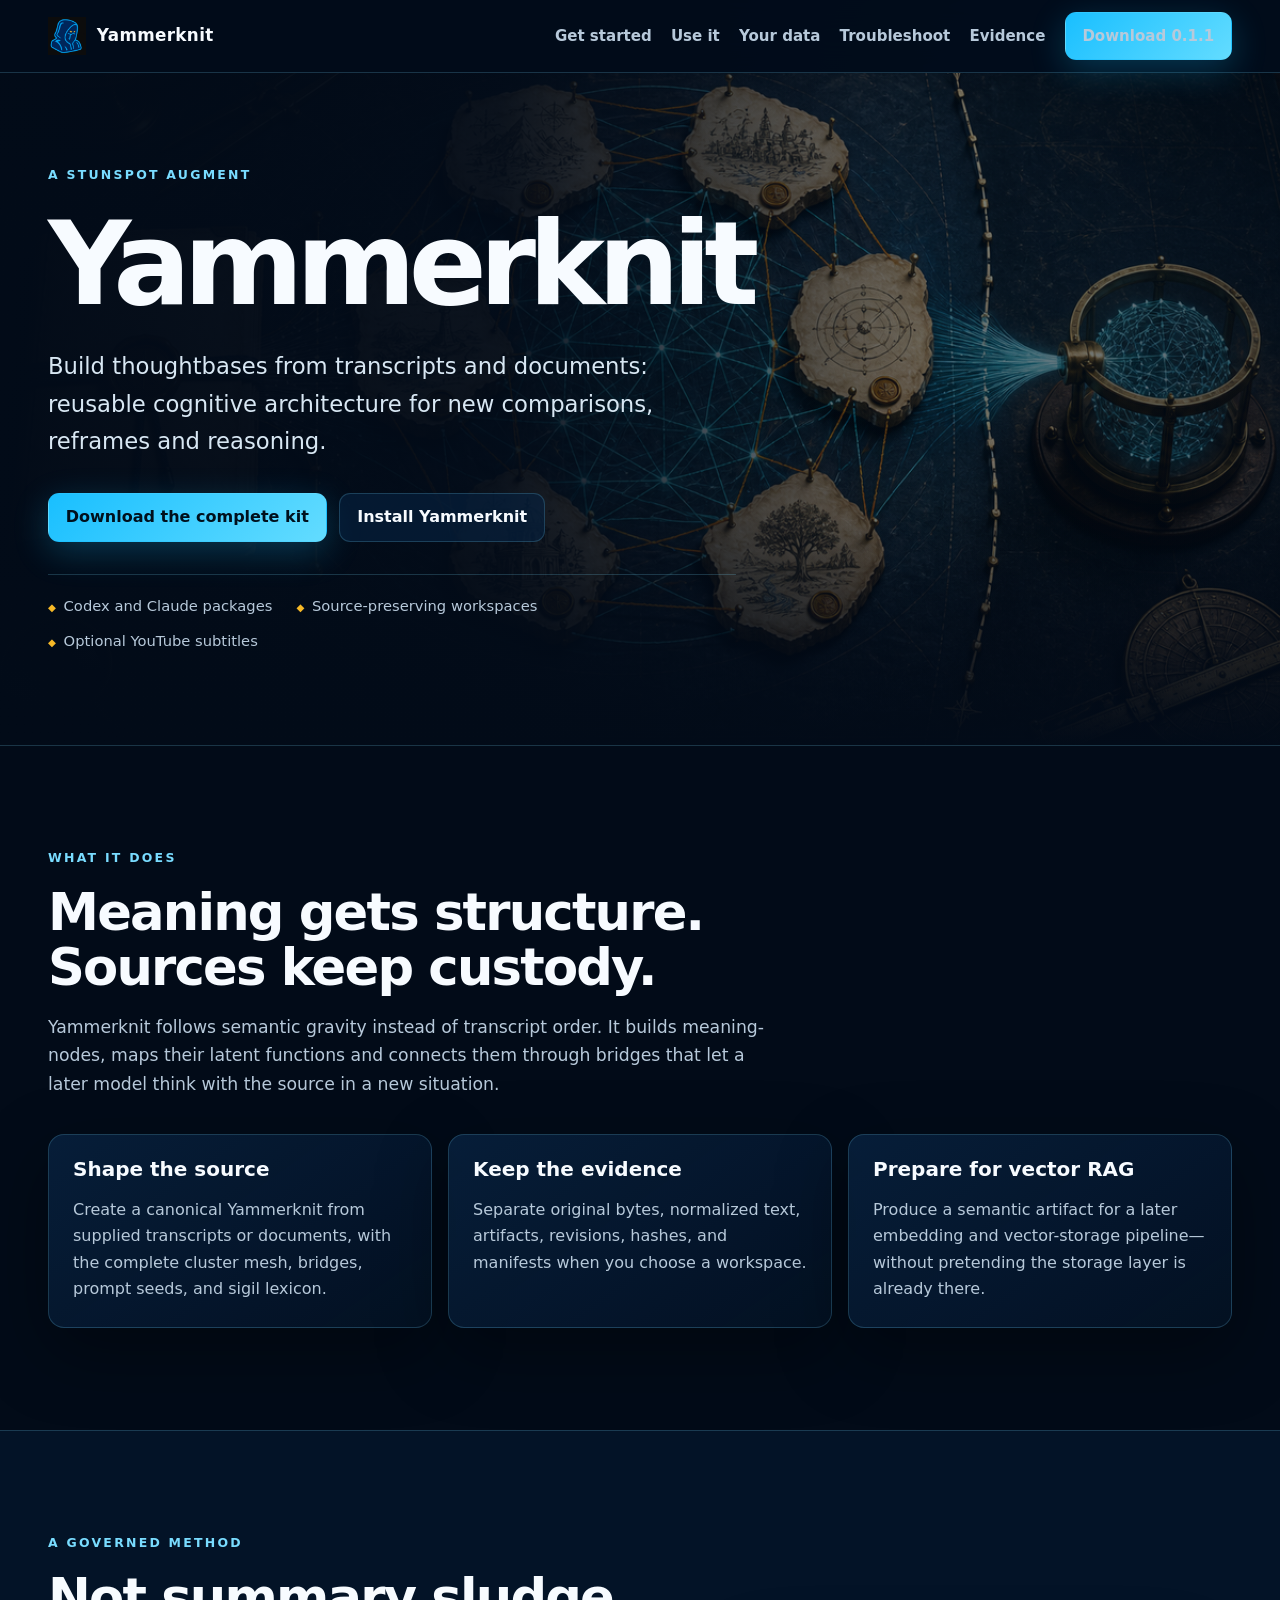
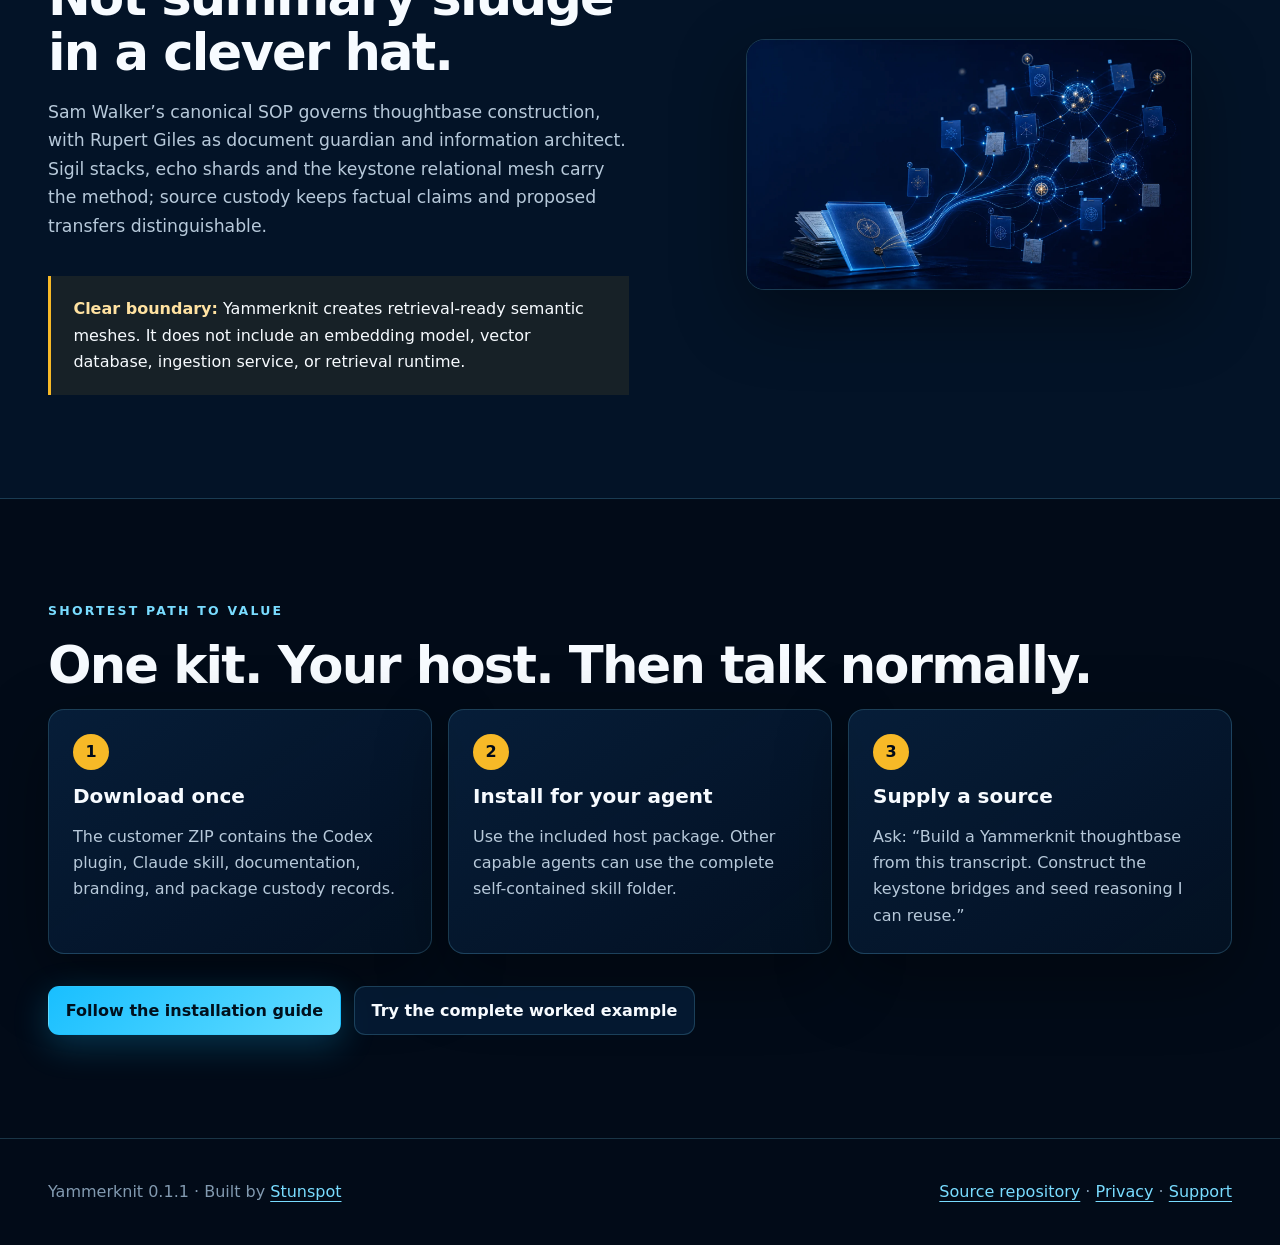
<file: docs/index.html>
<!doctype html>
<html lang="en">
<head>
  <meta charset="utf-8">
  <meta name="viewport" content="width=device-width, initial-scale=1">
  <title>Yammerknit — Retrieval-ready semantic meshes</title>
  <meta name="description" content="Turn transcripts and documents into structured semantic meshes for embedding and retrieval in a vector-RAG system.">
  <link rel="canonical" href="https://stunspot.github.io/yammerknit/">
  <meta property="og:type" content="website">
  <meta property="og:site_name" content="Yammerknit">
  <meta property="og:title" content="Yammerknit — Retrieval-ready semantic meshes">
  <meta property="og:description" content="Turn source material into a retrieval-ready semantic mesh. Keep source claims and authored inference distinct.">
  <meta property="og:url" content="https://stunspot.github.io/yammerknit/">
  <meta property="og:image" content="https://stunspot.github.io/yammerknit/assets/yammerknit-sharecard.png">
  <meta property="og:image:width" content="1280">
  <meta property="og:image:height" content="640">
  <meta property="og:image:alt" content="Yammerknit, a Stunspot Augment: Turn source material into a retrieval-ready semantic mesh.">
  <meta name="twitter:card" content="summary_large_image">
  <meta name="twitter:title" content="Yammerknit — Retrieval-ready semantic meshes">
  <meta name="twitter:description" content="Turn source material into a retrieval-ready semantic mesh.">
  <meta name="twitter:image" content="https://stunspot.github.io/yammerknit/assets/yammerknit-sharecard.png">
  <meta name="theme-color" content="#041326">
  <link rel="icon" href="assets/stunspot-icon.png">
  <link rel="stylesheet" href="assets/styles.css">
</head>
<body>
  <a class="skip-link" href="#main">Skip to main content</a>
  <header class="site-header">
    <nav class="nav-shell" aria-label="Primary navigation">
      <a class="brand" href="./" aria-current="page"><img src="assets/stunspot-icon.png" alt="">Yammerknit</a>
      <ul class="nav-links">
        <li><a href="get-started.html">Get started</a></li>
        <li><a href="use.html">Use it</a></li>
        <li><a href="data.html">Your data</a></li>
        <li><a href="troubleshooting.html">Troubleshoot</a></li>
        <li><a href="validation.html">Evidence</a></li>
        <li class="download-nav"><a class="button" href="https://github.com/Stunspot/yammerknit/raw/refs/heads/main/release/current/Yammerknit-v0.1.1.zip">Download 0.1.1</a></li>
      </ul>
    </nav>
  </header>

  <main id="main">
    <section class="hero" aria-labelledby="hero-title">
      <img class="hero-art" src="assets/yammerknit-pages-hero.png" width="1200" height="800" alt="">
      <div class="shell hero-inner">
        <div class="hero-copy">
          <p class="eyebrow">A Stunspot Augment</p>
          <h1 id="hero-title">Yammerknit</h1>
          <p class="lede">Build thoughtbases from transcripts and documents: reusable cognitive architecture for new comparisons, reframes and reasoning.</p>
          <div class="actions">
            <a class="button" href="https://github.com/Stunspot/yammerknit/raw/refs/heads/main/release/current/Yammerknit-v0.1.1.zip">Download the complete kit</a>
            <a class="button-secondary" href="get-started.html">Install Yammerknit</a>
          </div>
          <div class="proof-strip" aria-label="Product facts">
            <span>Codex and Claude packages</span>
            <span>Source-preserving workspaces</span>
            <span>Optional YouTube subtitles</span>
          </div>
        </div>
      </div>
    </section>

    <section class="section shell" aria-labelledby="what-title">
      <p class="eyebrow">What it does</p>
      <h2 id="what-title">Meaning gets structure. Sources keep custody.</h2>
      <p class="section-intro">Yammerknit follows semantic gravity instead of transcript order. It builds meaning-nodes, maps their latent functions and connects them through bridges that let a later model think with the source in a new situation.</p>
      <div class="grid-3">
        <article class="card"><h3>Shape the source</h3><p>Create a canonical Yammerknit from supplied transcripts or documents, with the complete cluster mesh, bridges, prompt seeds, and sigil lexicon.</p></article>
        <article class="card"><h3>Keep the evidence</h3><p>Separate original bytes, normalized text, artifacts, revisions, hashes, and manifests when you choose a workspace.</p></article>
        <article class="card"><h3>Prepare for vector RAG</h3><p>Produce a semantic artifact for a later embedding and vector-storage pipeline—without pretending the storage layer is already there.</p></article>
      </div>
    </section>

    <section class="section mesh-band">
      <div class="shell split">
        <div>
          <p class="eyebrow">A governed method</p>
          <h2>Not summary sludge in a clever hat.</h2>
          <p class="section-intro">Sam Walker’s canonical SOP governs thoughtbase construction, with Rupert Giles as document guardian and information architect. Sigil stacks, echo shards and the keystone relational mesh carry the method; source custody keeps factual claims and proposed transfers distinguishable.</p>
          <div class="callout"><strong>Clear boundary:</strong> Yammerknit creates retrieval-ready semantic meshes. It does not include an embedding model, vector database, ingestion service, or retrieval runtime.</div>
        </div>
        <figure class="visual-frame"><img src="assets/semantic-mesh.webp" width="1600" height="900" loading="lazy" alt="An archival document unfolding into connected idea clusters, cross-links, and retrieval nodes."></figure>
      </div>
    </section>

    <section class="section shell" aria-labelledby="first-value-title">
      <p class="eyebrow">Shortest path to value</p>
      <h2 id="first-value-title">One kit. Your host. Then talk normally.</h2>
      <div class="grid-3">
        <article class="card"><div class="step-number" aria-hidden="true">1</div><h3>Download once</h3><p>The customer ZIP contains the Codex plugin, Claude skill, documentation, branding, and package custody records.</p></article>
        <article class="card"><div class="step-number" aria-hidden="true">2</div><h3>Install for your agent</h3><p>Use the included host package. Other capable agents can use the complete self-contained skill folder.</p></article>
        <article class="card"><div class="step-number" aria-hidden="true">3</div><h3>Supply a source</h3><p>Ask: “Build a Yammerknit thoughtbase from this transcript. Construct the keystone bridges and seed reasoning I can reuse.”</p></article>
      </div>
      <div class="actions">
        <a class="button" href="get-started.html">Follow the installation guide</a>
        <a class="button-secondary" href="use.html#create">Try the complete worked example</a>
      </div>
    </section>
  </main>

  <footer class="site-footer">
    <div class="shell footer-inner">
      <p>Yammerknit 0.1.1 · Built by <a href="https://stunspot.com/">Stunspot</a></p>
      <p><a href="https://github.com/Stunspot/yammerknit">Source repository</a> · <a href="https://github.com/Stunspot/yammerknit/blob/main/PRIVACY.md">Privacy</a> · <a href="https://github.com/Stunspot/yammerknit/blob/main/SUPPORT.md">Support</a></p>
    </div>
  </footer>
</body>
</html>
</file>
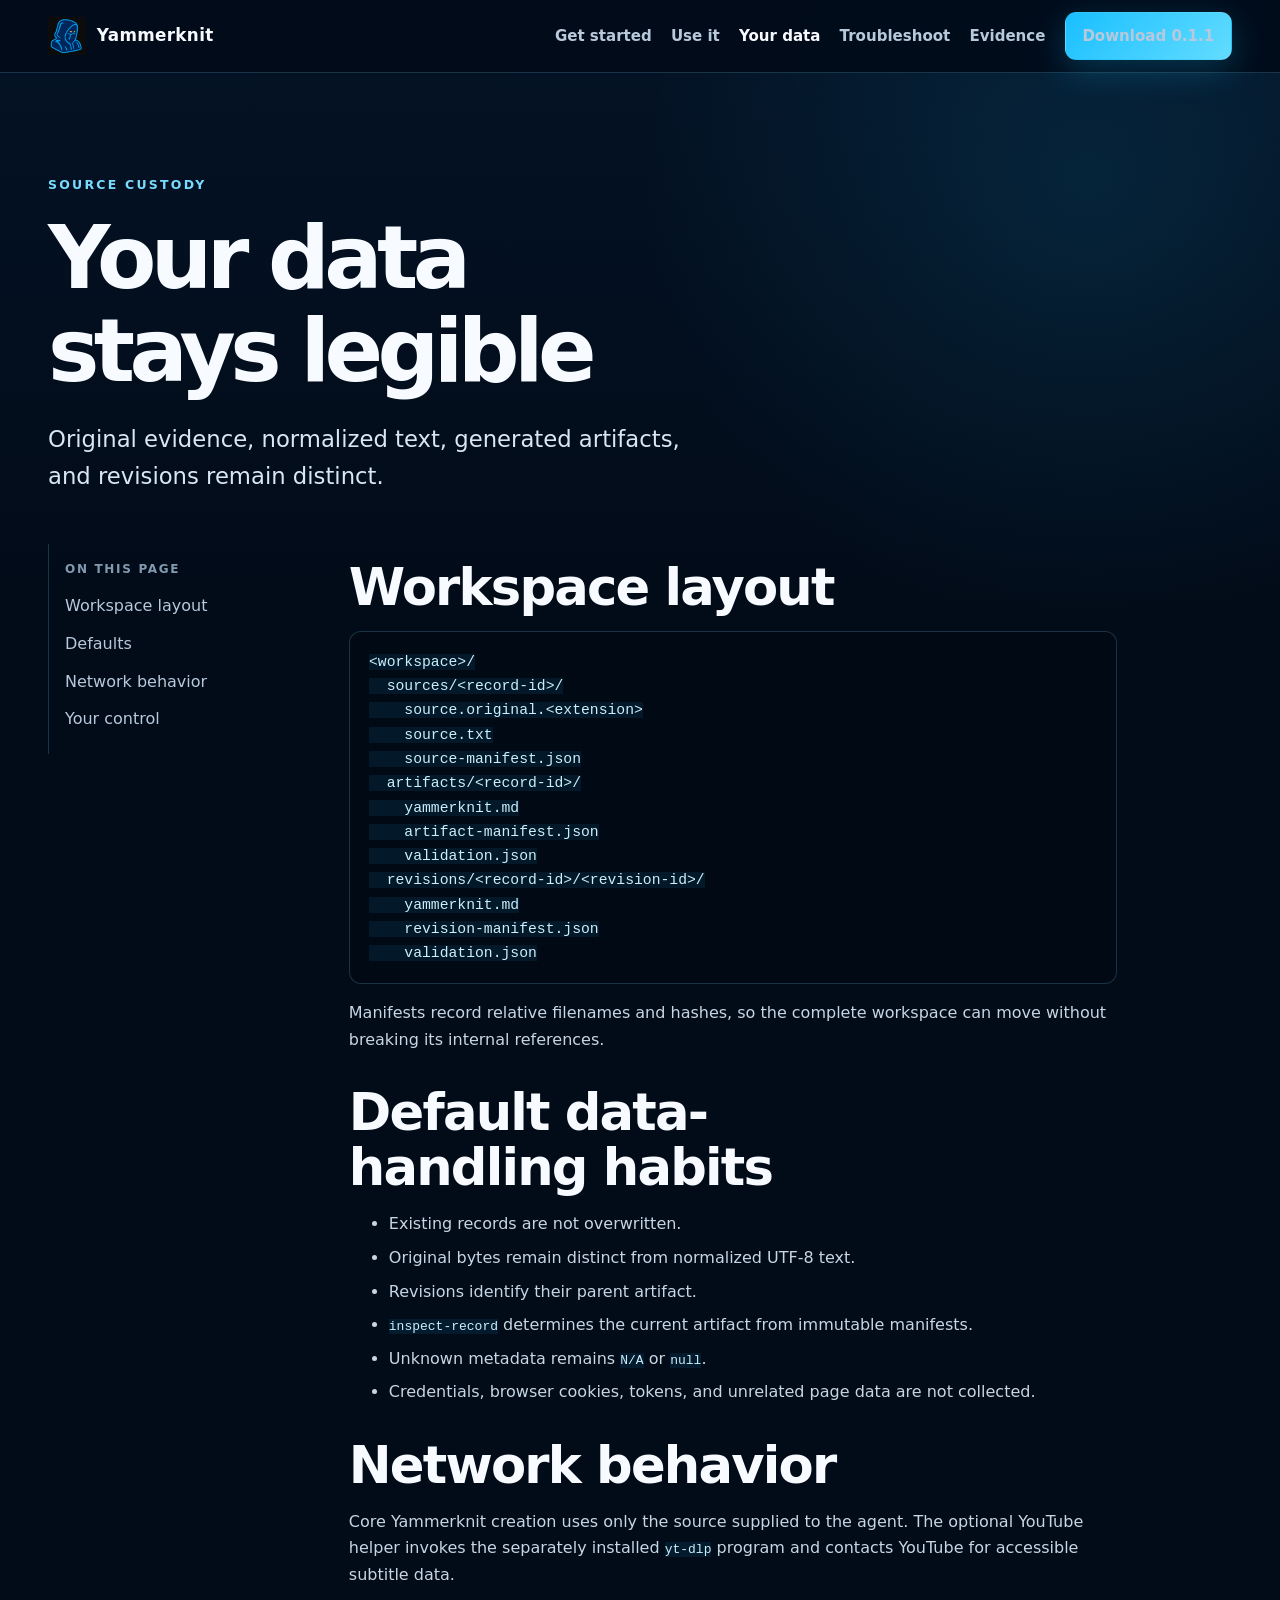
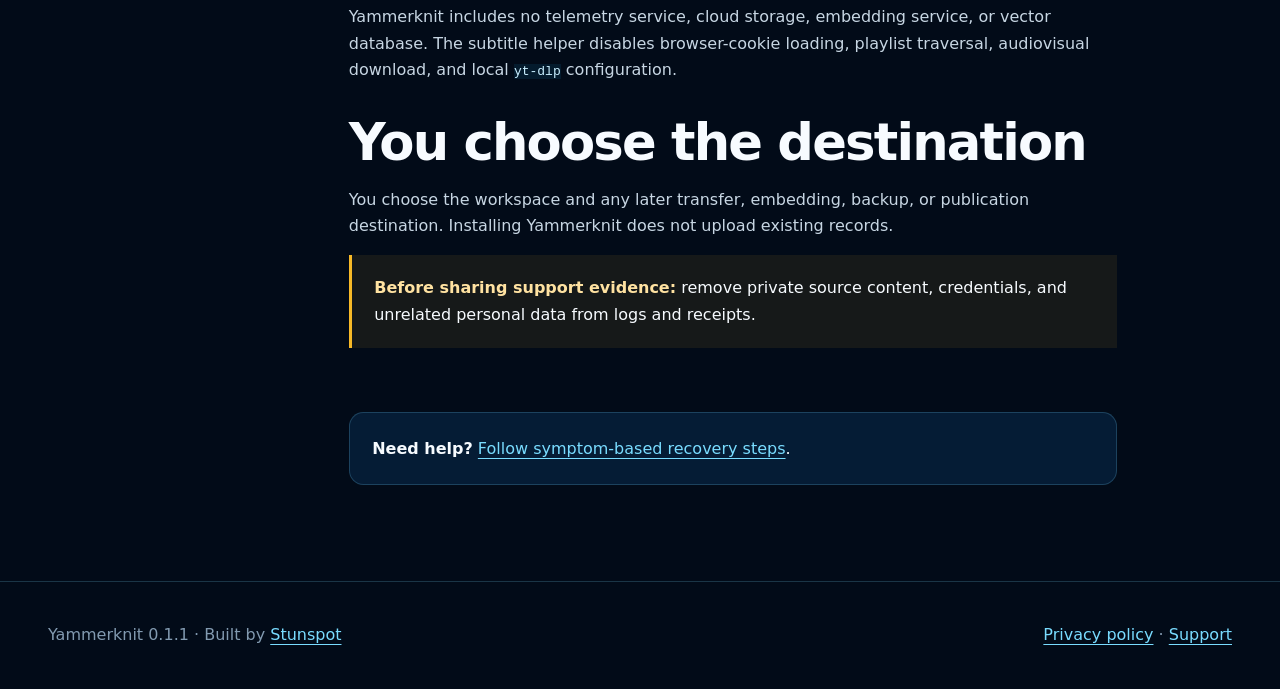
<file: docs/data.html>
<!doctype html>
<html lang="en">
<head>
  <meta charset="utf-8"><meta name="viewport" content="width=device-width, initial-scale=1">
  <title>Yammerknit data and privacy</title>
  <meta name="description" content="How Yammerknit preserves sources, artifacts, revisions, hashes, and privacy boundaries.">
  <link rel="canonical" href="https://stunspot.github.io/yammerknit/data.html">
  <meta property="og:type" content="article"><meta property="og:title" content="Yammerknit data and privacy"><meta property="og:description" content="Source custody, workspace structure, network behavior, and privacy boundaries."><meta property="og:url" content="https://stunspot.github.io/yammerknit/data.html"><meta property="og:image" content="https://stunspot.github.io/yammerknit/assets/yammerknit-sharecard.png"><meta property="og:image:alt" content="Yammerknit, a Stunspot Augment."><meta name="twitter:card" content="summary_large_image"><meta name="theme-color" content="#041326">
  <link rel="icon" href="assets/stunspot-icon.png"><link rel="stylesheet" href="assets/styles.css">
</head>
<body>
  <a class="skip-link" href="#main">Skip to main content</a>
  <header class="site-header"><nav class="nav-shell" aria-label="Primary navigation"><a class="brand" href="./"><img src="assets/stunspot-icon.png" alt="">Yammerknit</a><ul class="nav-links"><li><a href="get-started.html">Get started</a></li><li><a href="use.html">Use it</a></li><li><a href="data.html" aria-current="page">Your data</a></li><li><a href="troubleshooting.html">Troubleshoot</a></li><li><a href="validation.html">Evidence</a></li><li class="download-nav"><a class="button" href="https://github.com/Stunspot/yammerknit/raw/refs/heads/main/release/current/Yammerknit-v0.1.1.zip">Download 0.1.1</a></li></ul></nav></header>
  <main id="main" class="shell">
    <header class="doc-hero"><p class="eyebrow">Source custody</p><h1>Your data stays legible</h1><p class="lede">Original evidence, normalized text, generated artifacts, and revisions remain distinct.</p></header>
    <div class="doc-layout">
      <nav class="toc" aria-label="On this page"><p>On this page</p><ul><li><a href="#layout">Workspace layout</a></li><li><a href="#defaults">Defaults</a></li><li><a href="#network">Network behavior</a></li><li><a href="#control">Your control</a></li></ul></nav>
      <article class="prose">
        <section id="layout"><h2>Workspace layout</h2><pre><code>&lt;workspace&gt;/
  sources/&lt;record-id&gt;/
    source.original.&lt;extension&gt;
    source.txt
    source-manifest.json
  artifacts/&lt;record-id&gt;/
    yammerknit.md
    artifact-manifest.json
    validation.json
  revisions/&lt;record-id&gt;/&lt;revision-id&gt;/
    yammerknit.md
    revision-manifest.json
    validation.json</code></pre><p>Manifests record relative filenames and hashes, so the complete workspace can move without breaking its internal references.</p></section>
        <section id="defaults"><h2>Default data-handling habits</h2><ul><li>Existing records are not overwritten.</li><li>Original bytes remain distinct from normalized UTF-8 text.</li><li>Revisions identify their parent artifact.</li><li><code>inspect-record</code> determines the current artifact from immutable manifests.</li><li>Unknown metadata remains <code>N/A</code> or <code>null</code>.</li><li>Credentials, browser cookies, tokens, and unrelated page data are not collected.</li></ul></section>
        <section id="network"><h2>Network behavior</h2><p>Core Yammerknit creation uses only the source supplied to the agent. The optional YouTube helper invokes the separately installed <code>yt-dlp</code> program and contacts YouTube for accessible subtitle data.</p><p>Yammerknit includes no telemetry service, cloud storage, embedding service, or vector database. The subtitle helper disables browser-cookie loading, playlist traversal, audiovisual download, and local <code>yt-dlp</code> configuration.</p></section>
        <section id="control"><h2>You choose the destination</h2><p>You choose the workspace and any later transfer, embedding, backup, or publication destination. Installing Yammerknit does not upload existing records.</p><div class="callout"><strong>Before sharing support evidence:</strong> remove private source content, credentials, and unrelated personal data from logs and receipts.</div></section>
        <nav class="next" aria-label="Next step"><strong>Need help?</strong> <a href="troubleshooting.html">Follow symptom-based recovery steps</a>.</nav>
      </article>
    </div>
  </main>
  <footer class="site-footer"><div class="shell footer-inner"><p>Yammerknit 0.1.1 · Built by <a href="https://stunspot.com/">Stunspot</a></p><p><a href="https://github.com/Stunspot/yammerknit/blob/main/PRIVACY.md">Privacy policy</a> · <a href="https://github.com/Stunspot/yammerknit/blob/main/SUPPORT.md">Support</a></p></div></footer>
</body>
</html>
</file>
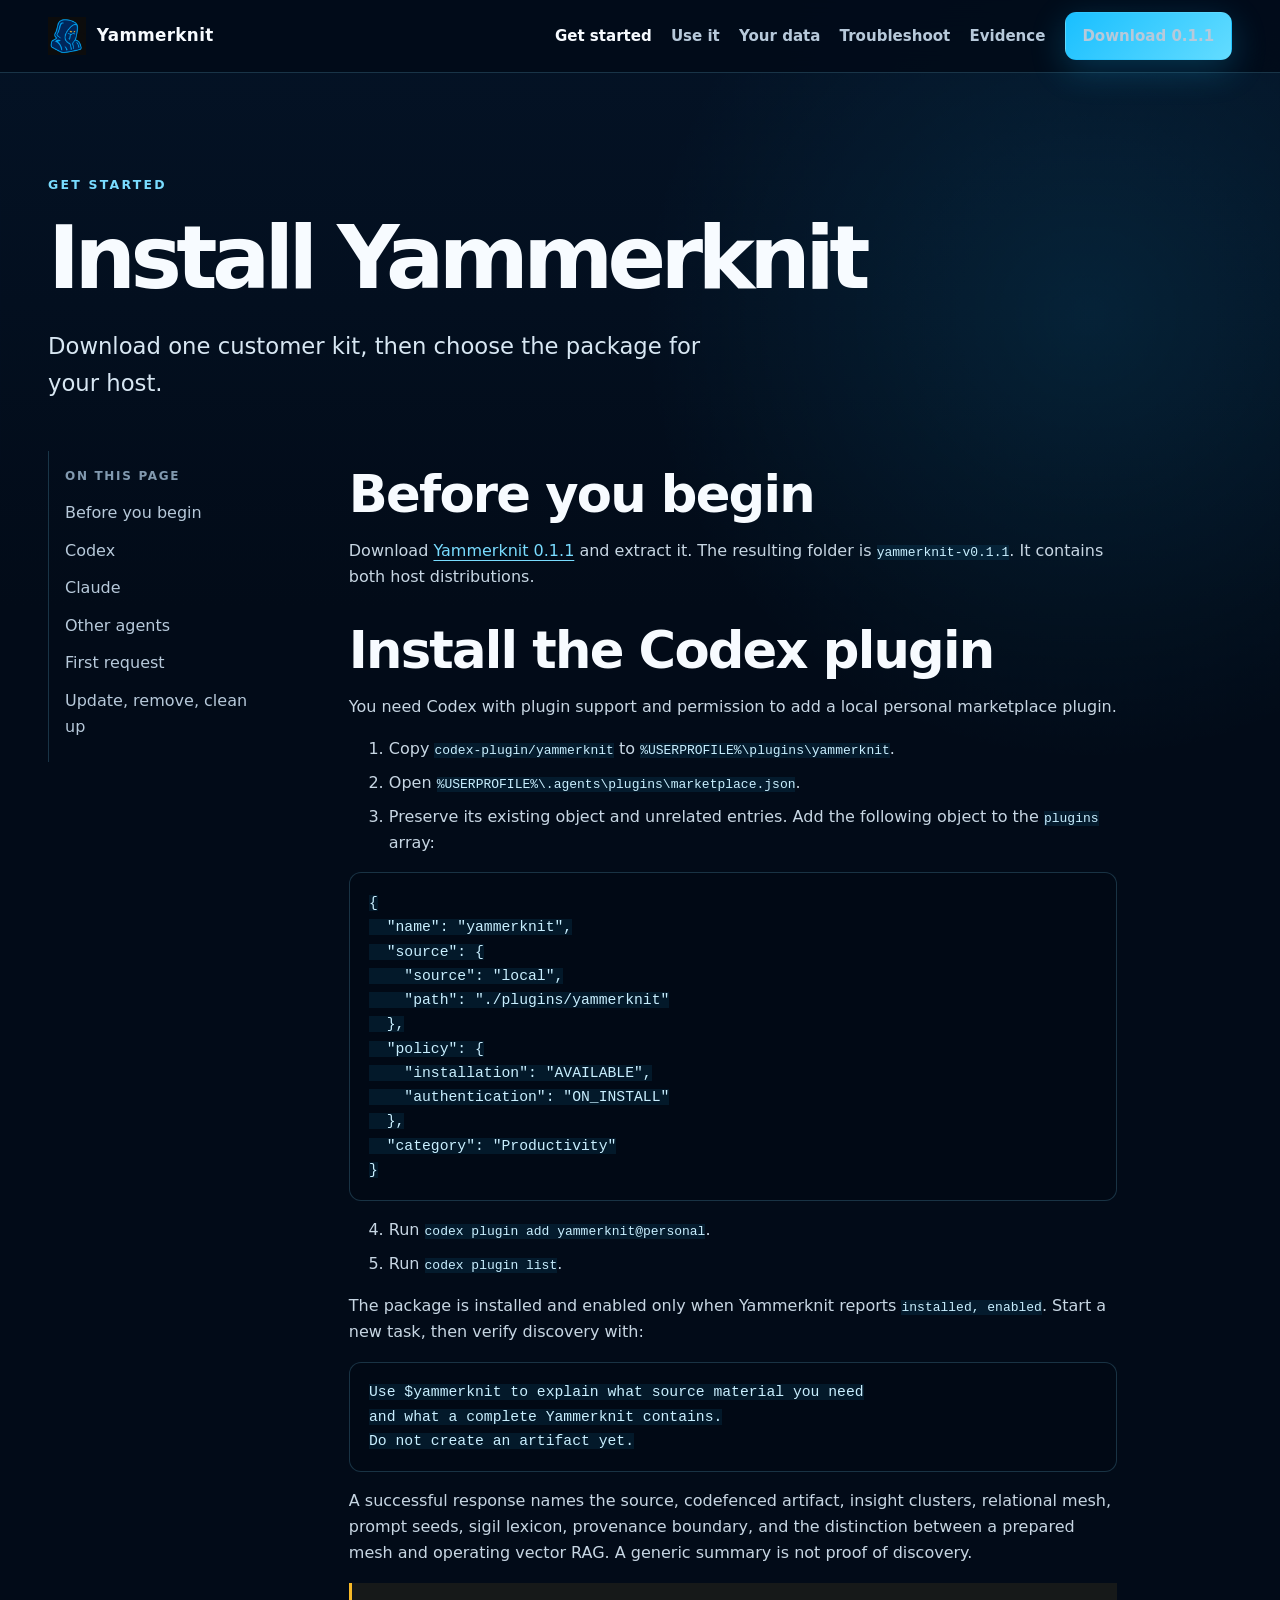
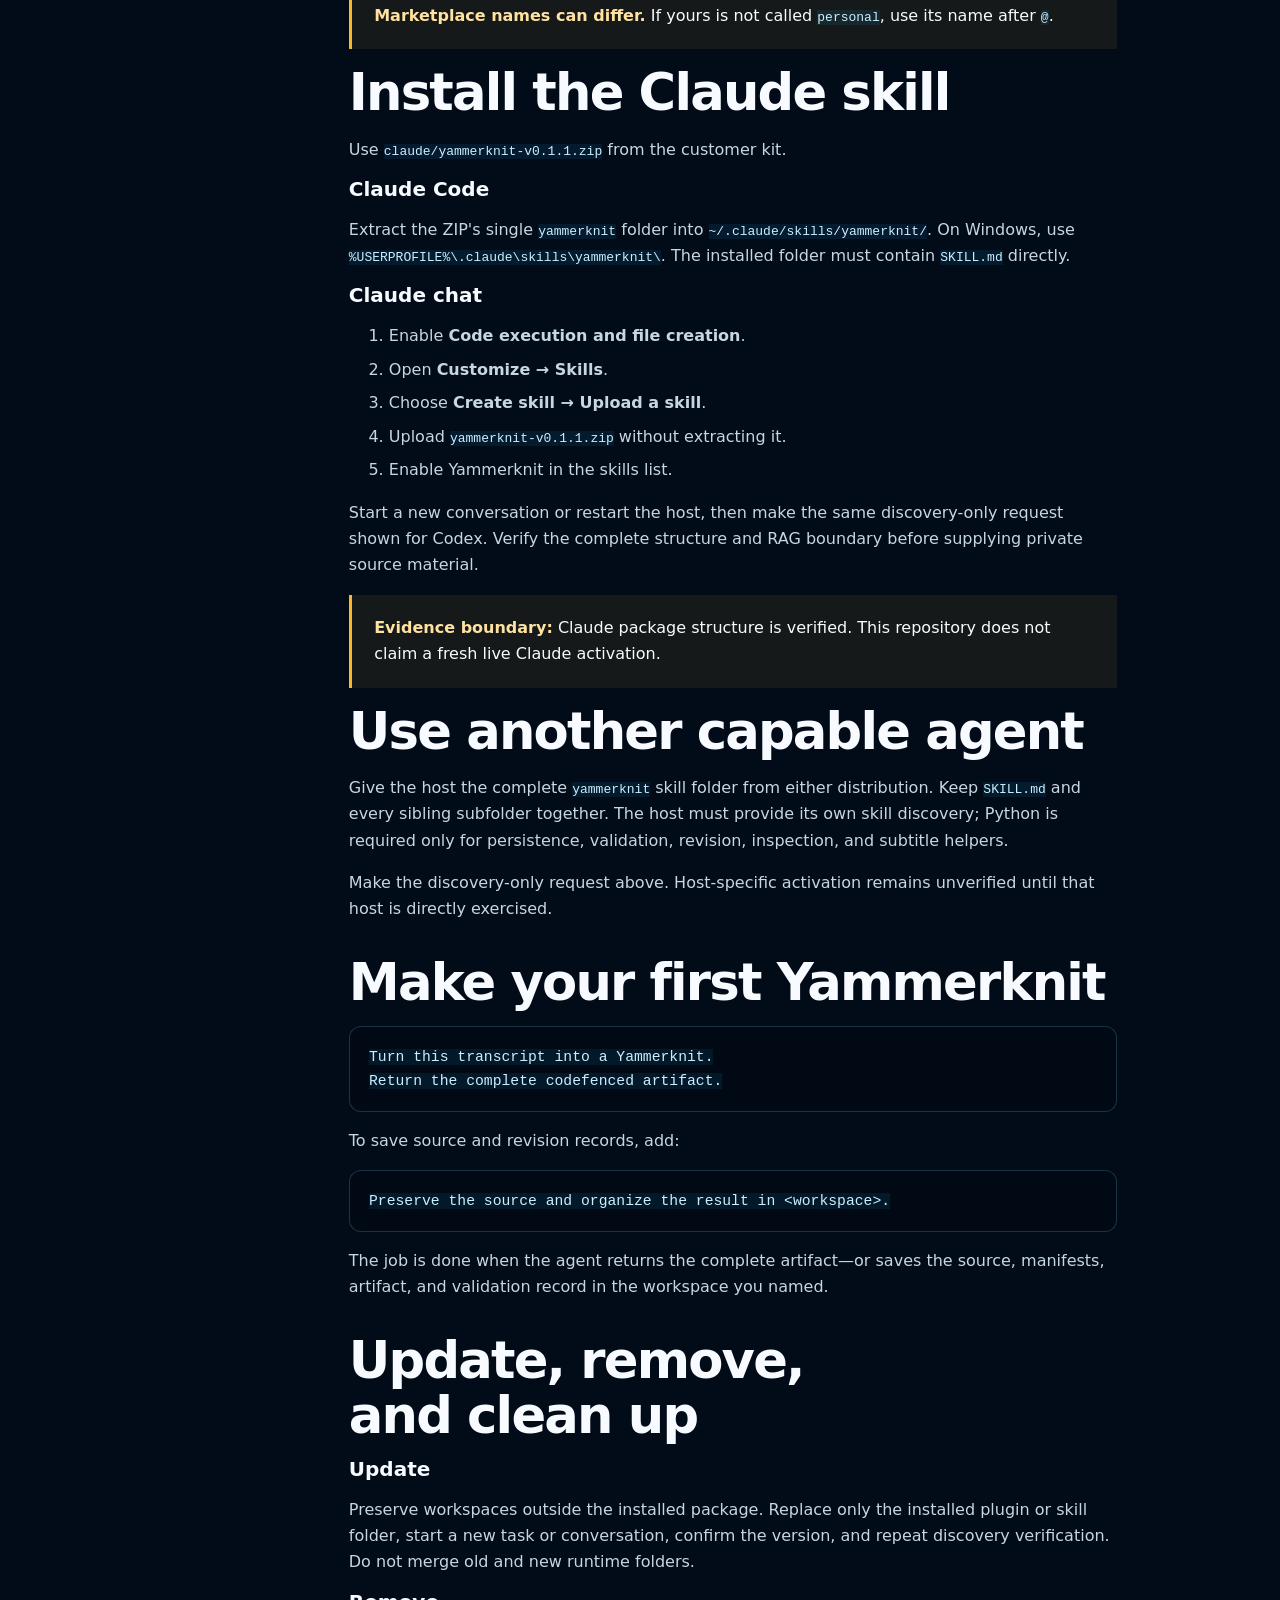
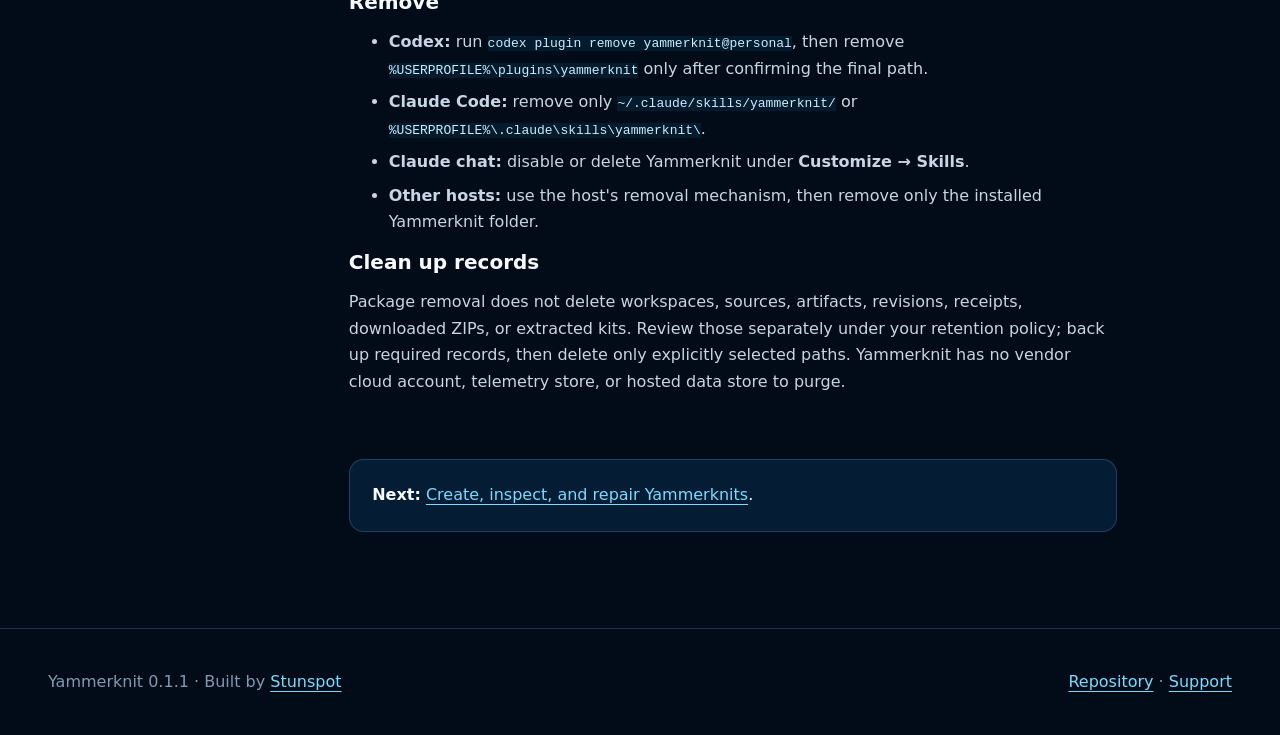
<file: docs/get-started.html>
<!doctype html>
<html lang="en">
<head>
  <meta charset="utf-8"><meta name="viewport" content="width=device-width, initial-scale=1">
  <title>Install Yammerknit</title>
  <meta name="description" content="Install Yammerknit for Codex, Claude, or another capable agent.">
  <link rel="canonical" href="https://stunspot.github.io/yammerknit/get-started.html">
  <meta property="og:type" content="article"><meta property="og:title" content="Install Yammerknit"><meta property="og:description" content="The shortest supported path from download to first Yammerknit."><meta property="og:url" content="https://stunspot.github.io/yammerknit/get-started.html"><meta property="og:image" content="https://stunspot.github.io/yammerknit/assets/yammerknit-sharecard.png"><meta property="og:image:alt" content="Yammerknit, a Stunspot Augment."><meta name="twitter:card" content="summary_large_image"><meta name="theme-color" content="#041326">
  <link rel="icon" href="assets/stunspot-icon.png"><link rel="stylesheet" href="assets/styles.css">
</head>
<body>
  <a class="skip-link" href="#main">Skip to main content</a>
  <header class="site-header"><nav class="nav-shell" aria-label="Primary navigation"><a class="brand" href="./"><img src="assets/stunspot-icon.png" alt="">Yammerknit</a><ul class="nav-links"><li><a href="get-started.html" aria-current="page">Get started</a></li><li><a href="use.html">Use it</a></li><li><a href="data.html">Your data</a></li><li><a href="troubleshooting.html">Troubleshoot</a></li><li><a href="validation.html">Evidence</a></li><li class="download-nav"><a class="button" href="https://github.com/Stunspot/yammerknit/raw/refs/heads/main/release/current/Yammerknit-v0.1.1.zip">Download 0.1.1</a></li></ul></nav></header>
  <main id="main" class="shell">
    <header class="doc-hero"><p class="eyebrow">Get started</p><h1>Install Yammerknit</h1><p class="lede">Download one customer kit, then choose the package for your host.</p></header>
    <div class="doc-layout">
      <nav class="toc" aria-label="On this page"><p>On this page</p><ul><li><a href="#before">Before you begin</a></li><li><a href="#codex">Codex</a></li><li><a href="#claude">Claude</a></li><li><a href="#other">Other agents</a></li><li><a href="#first">First request</a></li><li><a href="#update">Update, remove, clean up</a></li></ul></nav>
      <article class="prose">
        <section id="before"><h2>Before you begin</h2><p>Download <a href="https://github.com/Stunspot/yammerknit/raw/refs/heads/main/release/current/Yammerknit-v0.1.1.zip">Yammerknit 0.1.1</a> and extract it. The resulting folder is <code>yammerknit-v0.1.1</code>. It contains both host distributions.</p></section>
        <section id="codex"><h2>Install the Codex plugin</h2><p>You need Codex with plugin support and permission to add a local personal marketplace plugin.</p><ol><li>Copy <code>codex-plugin/yammerknit</code> to <code>%USERPROFILE%\plugins\yammerknit</code>.</li><li>Open <code>%USERPROFILE%\.agents\plugins\marketplace.json</code>.</li><li>Preserve its existing object and unrelated entries. Add the following object to the <code>plugins</code> array:</li></ol><pre><code>{
  "name": "yammerknit",
  "source": {
    "source": "local",
    "path": "./plugins/yammerknit"
  },
  "policy": {
    "installation": "AVAILABLE",
    "authentication": "ON_INSTALL"
  },
  "category": "Productivity"
}</code></pre><ol start="4"><li>Run <code>codex plugin add yammerknit@personal</code>.</li><li>Run <code>codex plugin list</code>.</li></ol><p>The package is installed and enabled only when Yammerknit reports <code>installed, enabled</code>. Start a new task, then verify discovery with:</p><pre><code>Use $yammerknit to explain what source material you need
and what a complete Yammerknit contains.
Do not create an artifact yet.</code></pre><p>A successful response names the source, codefenced artifact, insight clusters, relational mesh, prompt seeds, sigil lexicon, provenance boundary, and the distinction between a prepared mesh and operating vector RAG. A generic summary is not proof of discovery.</p><div class="callout"><strong>Marketplace names can differ.</strong> If yours is not called <code>personal</code>, use its name after <code>@</code>.</div></section>
        <section id="claude"><h2>Install the Claude skill</h2><p>Use <code>claude/yammerknit-v0.1.1.zip</code> from the customer kit.</p><h3>Claude Code</h3><p>Extract the ZIP's single <code>yammerknit</code> folder into <code>~/.claude/skills/yammerknit/</code>. On Windows, use <code>%USERPROFILE%\.claude\skills\yammerknit\</code>. The installed folder must contain <code>SKILL.md</code> directly.</p><h3>Claude chat</h3><ol><li>Enable <strong>Code execution and file creation</strong>.</li><li>Open <strong>Customize → Skills</strong>.</li><li>Choose <strong>Create skill → Upload a skill</strong>.</li><li>Upload <code>yammerknit-v0.1.1.zip</code> without extracting it.</li><li>Enable Yammerknit in the skills list.</li></ol><p>Start a new conversation or restart the host, then make the same discovery-only request shown for Codex. Verify the complete structure and RAG boundary before supplying private source material.</p><div class="callout"><strong>Evidence boundary:</strong> Claude package structure is verified. This repository does not claim a fresh live Claude activation.</div></section>
        <section id="other"><h2>Use another capable agent</h2><p>Give the host the complete <code>yammerknit</code> skill folder from either distribution. Keep <code>SKILL.md</code> and every sibling subfolder together. The host must provide its own skill discovery; Python is required only for persistence, validation, revision, inspection, and subtitle helpers.</p><p>Make the discovery-only request above. Host-specific activation remains unverified until that host is directly exercised.</p></section>
        <section id="first"><h2>Make your first Yammerknit</h2><pre><code>Turn this transcript into a Yammerknit.
Return the complete codefenced artifact.</code></pre><p>To save source and revision records, add:</p><pre><code>Preserve the source and organize the result in &lt;workspace&gt;.</code></pre><p>The job is done when the agent returns the complete artifact—or saves the source, manifests, artifact, and validation record in the workspace you named.</p></section>
        <section id="update"><h2>Update, remove, and clean up</h2><h3>Update</h3><p>Preserve workspaces outside the installed package. Replace only the installed plugin or skill folder, start a new task or conversation, confirm the version, and repeat discovery verification. Do not merge old and new runtime folders.</p><h3>Remove</h3><ul><li><strong>Codex:</strong> run <code>codex plugin remove yammerknit@personal</code>, then remove <code>%USERPROFILE%\plugins\yammerknit</code> only after confirming the final path.</li><li><strong>Claude Code:</strong> remove only <code>~/.claude/skills/yammerknit/</code> or <code>%USERPROFILE%\.claude\skills\yammerknit\</code>.</li><li><strong>Claude chat:</strong> disable or delete Yammerknit under <strong>Customize → Skills</strong>.</li><li><strong>Other hosts:</strong> use the host's removal mechanism, then remove only the installed Yammerknit folder.</li></ul><h3>Clean up records</h3><p>Package removal does not delete workspaces, sources, artifacts, revisions, receipts, downloaded ZIPs, or extracted kits. Review those separately under your retention policy; back up required records, then delete only explicitly selected paths. Yammerknit has no vendor cloud account, telemetry store, or hosted data store to purge.</p></section>
        <nav class="next" aria-label="Next step"><strong>Next:</strong> <a href="use.html">Create, inspect, and repair Yammerknits</a>.</nav>
      </article>
    </div>
  </main>
  <footer class="site-footer"><div class="shell footer-inner"><p>Yammerknit 0.1.1 · Built by <a href="https://stunspot.com/">Stunspot</a></p><p><a href="https://github.com/Stunspot/yammerknit">Repository</a> · <a href="https://github.com/Stunspot/yammerknit/blob/main/SUPPORT.md">Support</a></p></div></footer>
</body>
</html>
</file>
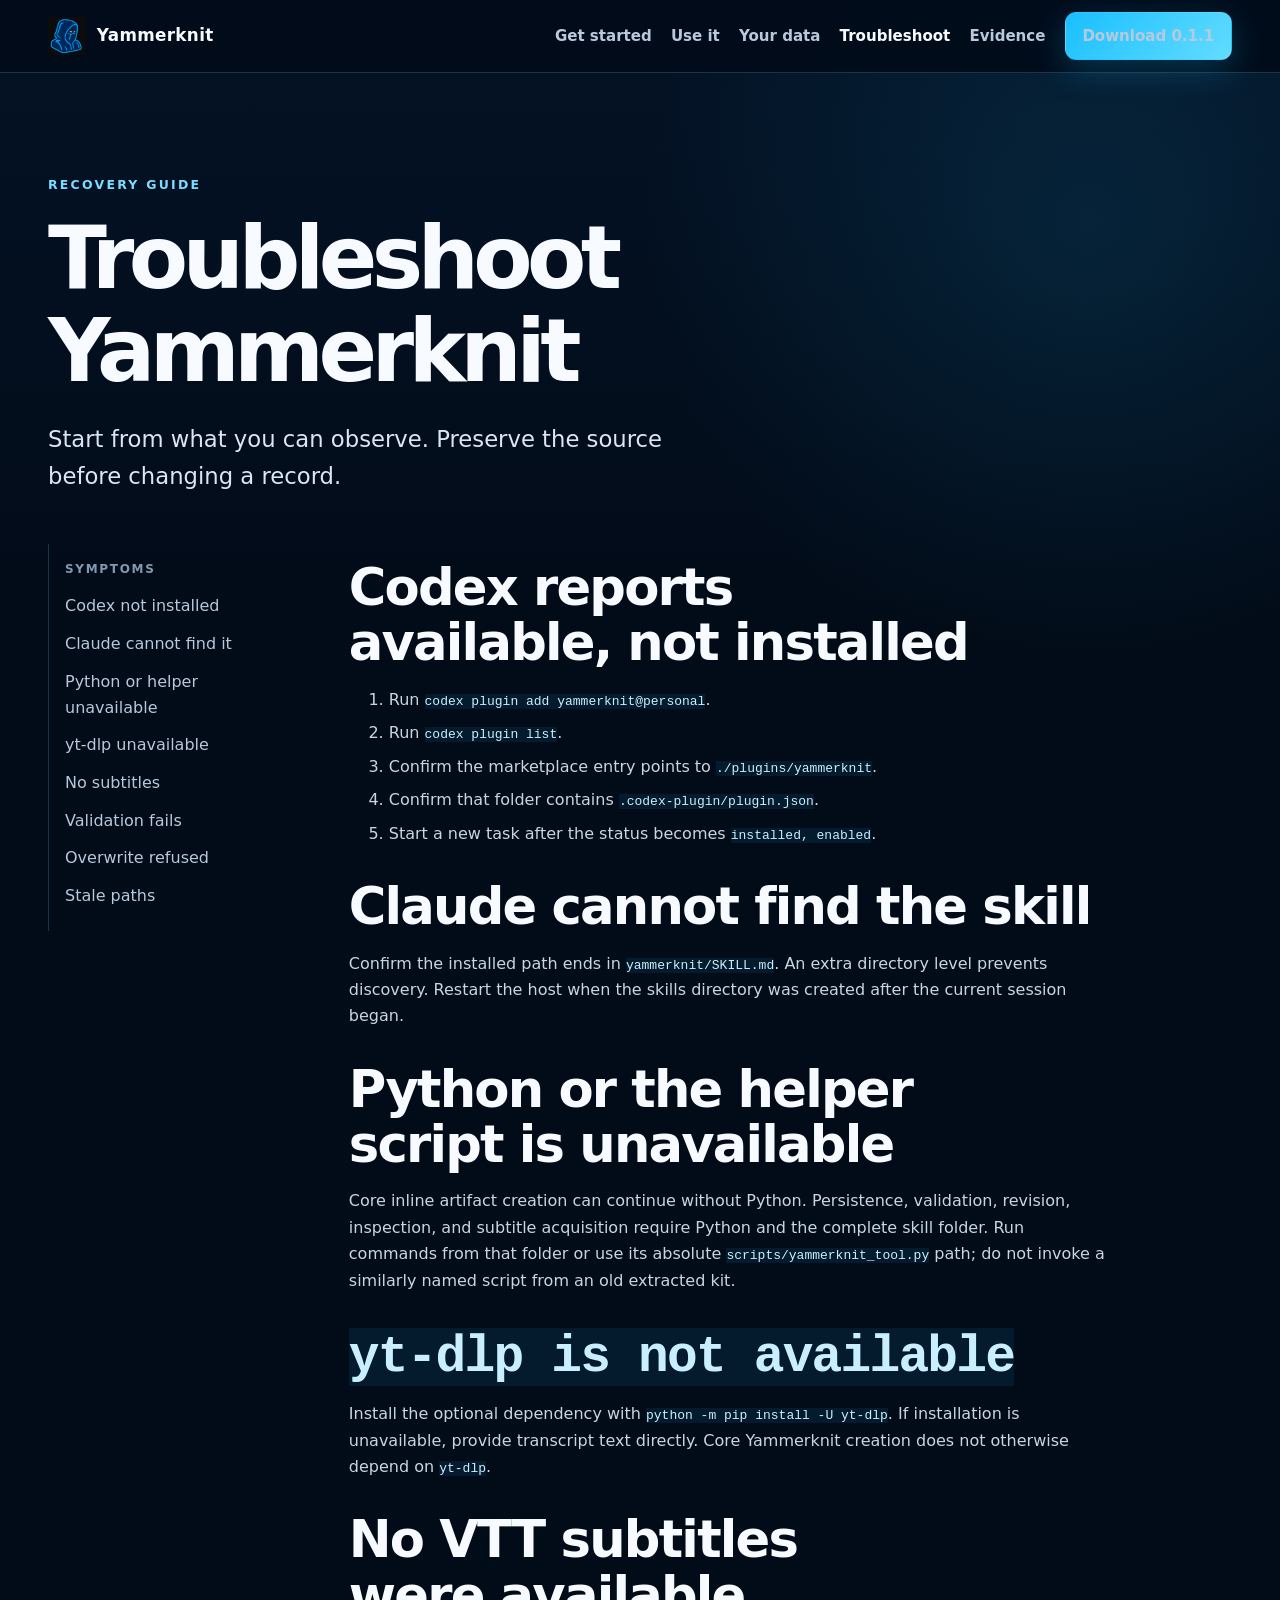
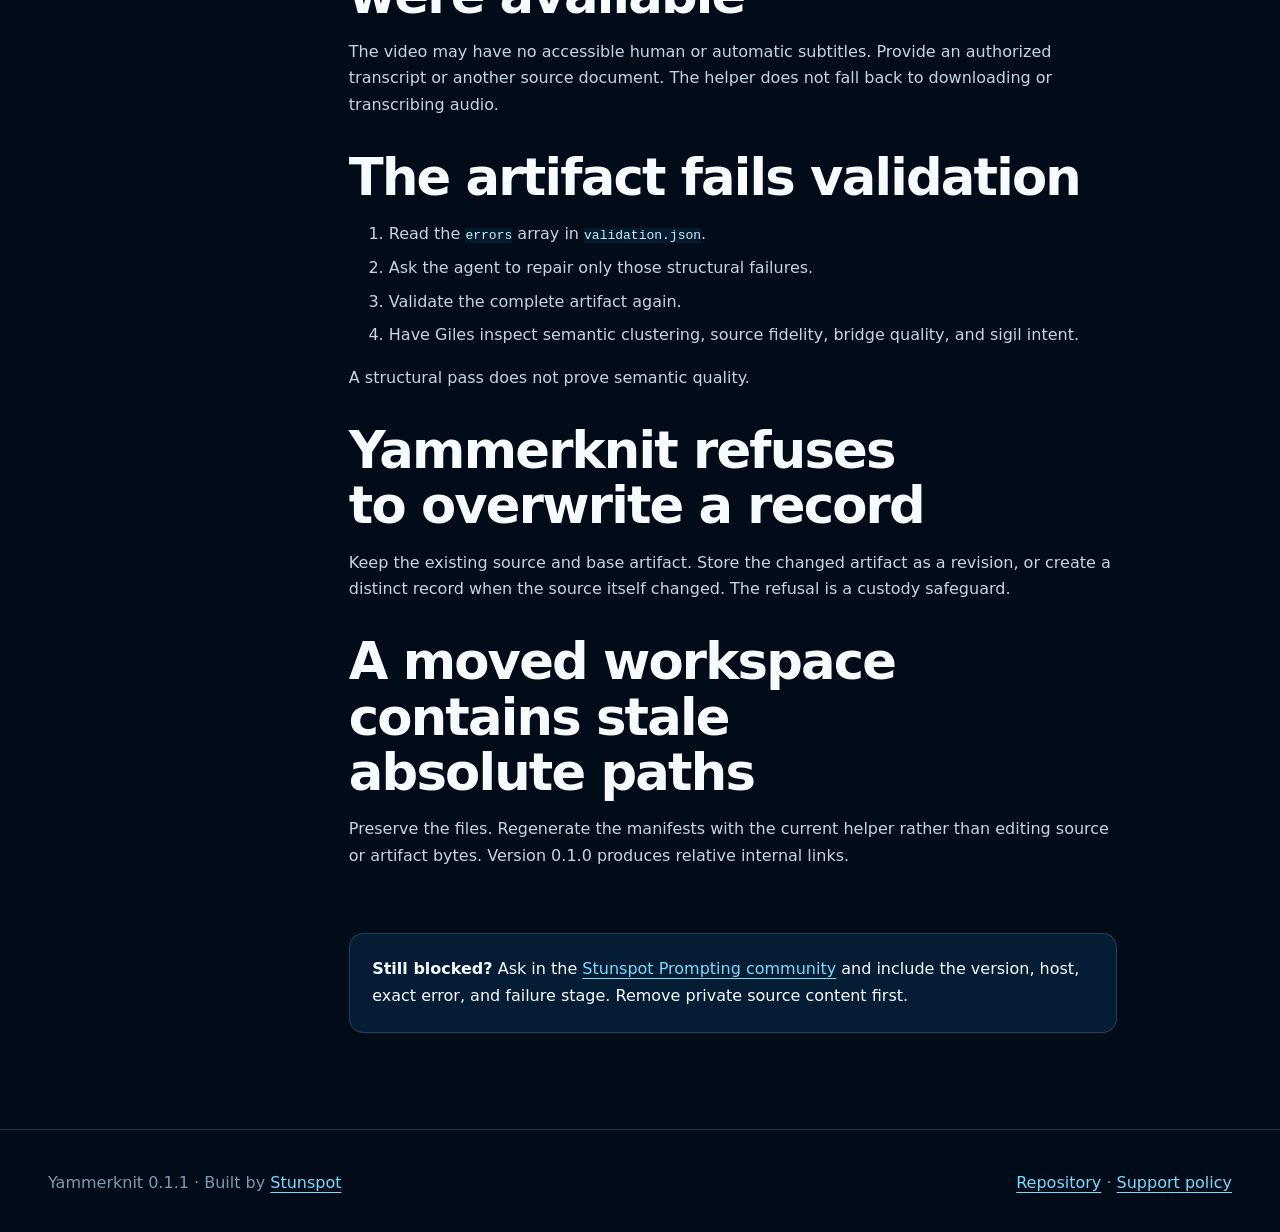
<file: docs/troubleshooting.html>
<!doctype html>
<html lang="en">
<head>
  <meta charset="utf-8"><meta name="viewport" content="width=device-width, initial-scale=1">
  <title>Troubleshoot Yammerknit</title>
  <meta name="description" content="Recover from Yammerknit installation, subtitle, validation, and workspace problems.">
  <link rel="canonical" href="https://stunspot.github.io/yammerknit/troubleshooting.html">
  <meta property="og:type" content="article"><meta property="og:title" content="Troubleshoot Yammerknit"><meta property="og:description" content="Symptom-based recovery for installation, transcripts, validation, and workspaces."><meta property="og:url" content="https://stunspot.github.io/yammerknit/troubleshooting.html"><meta property="og:image" content="https://stunspot.github.io/yammerknit/assets/yammerknit-sharecard.png"><meta property="og:image:alt" content="Yammerknit, a Stunspot Augment."><meta name="twitter:card" content="summary_large_image"><meta name="theme-color" content="#041326">
  <link rel="icon" href="assets/stunspot-icon.png"><link rel="stylesheet" href="assets/styles.css">
</head>
<body>
  <a class="skip-link" href="#main">Skip to main content</a>
  <header class="site-header"><nav class="nav-shell" aria-label="Primary navigation"><a class="brand" href="./"><img src="assets/stunspot-icon.png" alt="">Yammerknit</a><ul class="nav-links"><li><a href="get-started.html">Get started</a></li><li><a href="use.html">Use it</a></li><li><a href="data.html">Your data</a></li><li><a href="troubleshooting.html" aria-current="page">Troubleshoot</a></li><li><a href="validation.html">Evidence</a></li><li class="download-nav"><a class="button" href="https://github.com/Stunspot/yammerknit/raw/refs/heads/main/release/current/Yammerknit-v0.1.1.zip">Download 0.1.1</a></li></ul></nav></header>
  <main id="main" class="shell">
    <header class="doc-hero"><p class="eyebrow">Recovery guide</p><h1>Troubleshoot Yammerknit</h1><p class="lede">Start from what you can observe. Preserve the source before changing a record.</p></header>
    <div class="doc-layout">
      <nav class="toc" aria-label="Symptoms"><p>Symptoms</p><ul><li><a href="#codex">Codex not installed</a></li><li><a href="#claude">Claude cannot find it</a></li><li><a href="#python">Python or helper unavailable</a></li><li><a href="#ytdlp">yt-dlp unavailable</a></li><li><a href="#subtitles">No subtitles</a></li><li><a href="#validation">Validation fails</a></li><li><a href="#overwrite">Overwrite refused</a></li><li><a href="#paths">Stale paths</a></li></ul></nav>
      <article class="prose">
        <section id="codex"><h2>Codex reports available, not installed</h2><ol><li>Run <code>codex plugin add yammerknit@personal</code>.</li><li>Run <code>codex plugin list</code>.</li><li>Confirm the marketplace entry points to <code>./plugins/yammerknit</code>.</li><li>Confirm that folder contains <code>.codex-plugin/plugin.json</code>.</li><li>Start a new task after the status becomes <code>installed, enabled</code>.</li></ol></section>
        <section id="claude"><h2>Claude cannot find the skill</h2><p>Confirm the installed path ends in <code>yammerknit/SKILL.md</code>. An extra directory level prevents discovery. Restart the host when the skills directory was created after the current session began.</p></section>
        <section id="python"><h2>Python or the helper script is unavailable</h2><p>Core inline artifact creation can continue without Python. Persistence, validation, revision, inspection, and subtitle acquisition require Python and the complete skill folder. Run commands from that folder or use its absolute <code>scripts/yammerknit_tool.py</code> path; do not invoke a similarly named script from an old extracted kit.</p></section><section id="ytdlp"><h2><code>yt-dlp is not available</code></h2><p>Install the optional dependency with <code>python -m pip install -U yt-dlp</code>. If installation is unavailable, provide transcript text directly. Core Yammerknit creation does not otherwise depend on <code>yt-dlp</code>.</p></section>
        <section id="subtitles"><h2>No VTT subtitles were available</h2><p>The video may have no accessible human or automatic subtitles. Provide an authorized transcript or another source document. The helper does not fall back to downloading or transcribing audio.</p></section>
        <section id="validation"><h2>The artifact fails validation</h2><ol><li>Read the <code>errors</code> array in <code>validation.json</code>.</li><li>Ask the agent to repair only those structural failures.</li><li>Validate the complete artifact again.</li><li>Have Giles inspect semantic clustering, source fidelity, bridge quality, and sigil intent.</li></ol><p>A structural pass does not prove semantic quality.</p></section>
        <section id="overwrite"><h2>Yammerknit refuses to overwrite a record</h2><p>Keep the existing source and base artifact. Store the changed artifact as a revision, or create a distinct record when the source itself changed. The refusal is a custody safeguard.</p></section>
        <section id="paths"><h2>A moved workspace contains stale absolute paths</h2><p>Preserve the files. Regenerate the manifests with the current helper rather than editing source or artifact bytes. Version 0.1.0 produces relative internal links.</p></section>
        <nav class="next" aria-label="Support"><strong>Still blocked?</strong> Ask in the <a href="https://discord.gg/stunspot">Stunspot Prompting community</a> and include the version, host, exact error, and failure stage. Remove private source content first.</nav>
      </article>
    </div>
  </main>
  <footer class="site-footer"><div class="shell footer-inner"><p>Yammerknit 0.1.1 · Built by <a href="https://stunspot.com/">Stunspot</a></p><p><a href="https://github.com/Stunspot/yammerknit">Repository</a> · <a href="https://github.com/Stunspot/yammerknit/blob/main/SUPPORT.md">Support policy</a></p></div></footer>
</body>
</html>
</file>
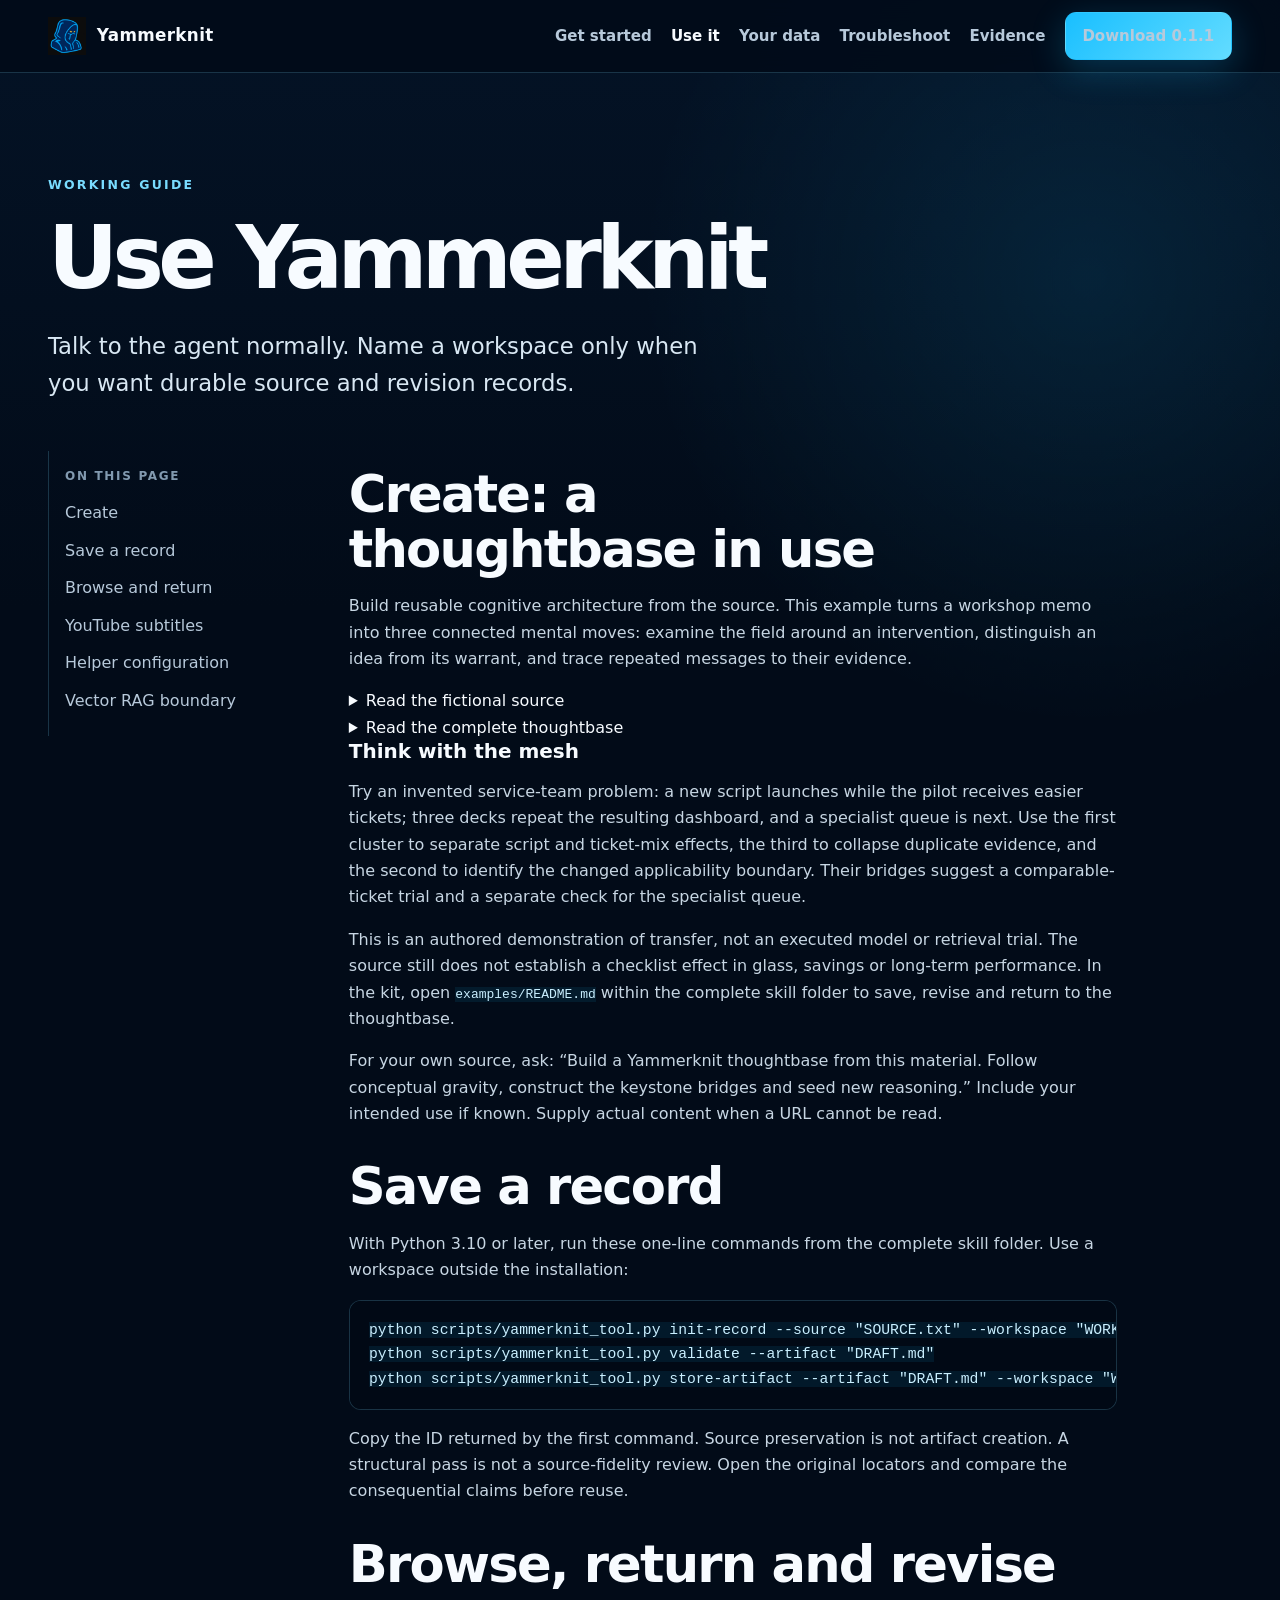
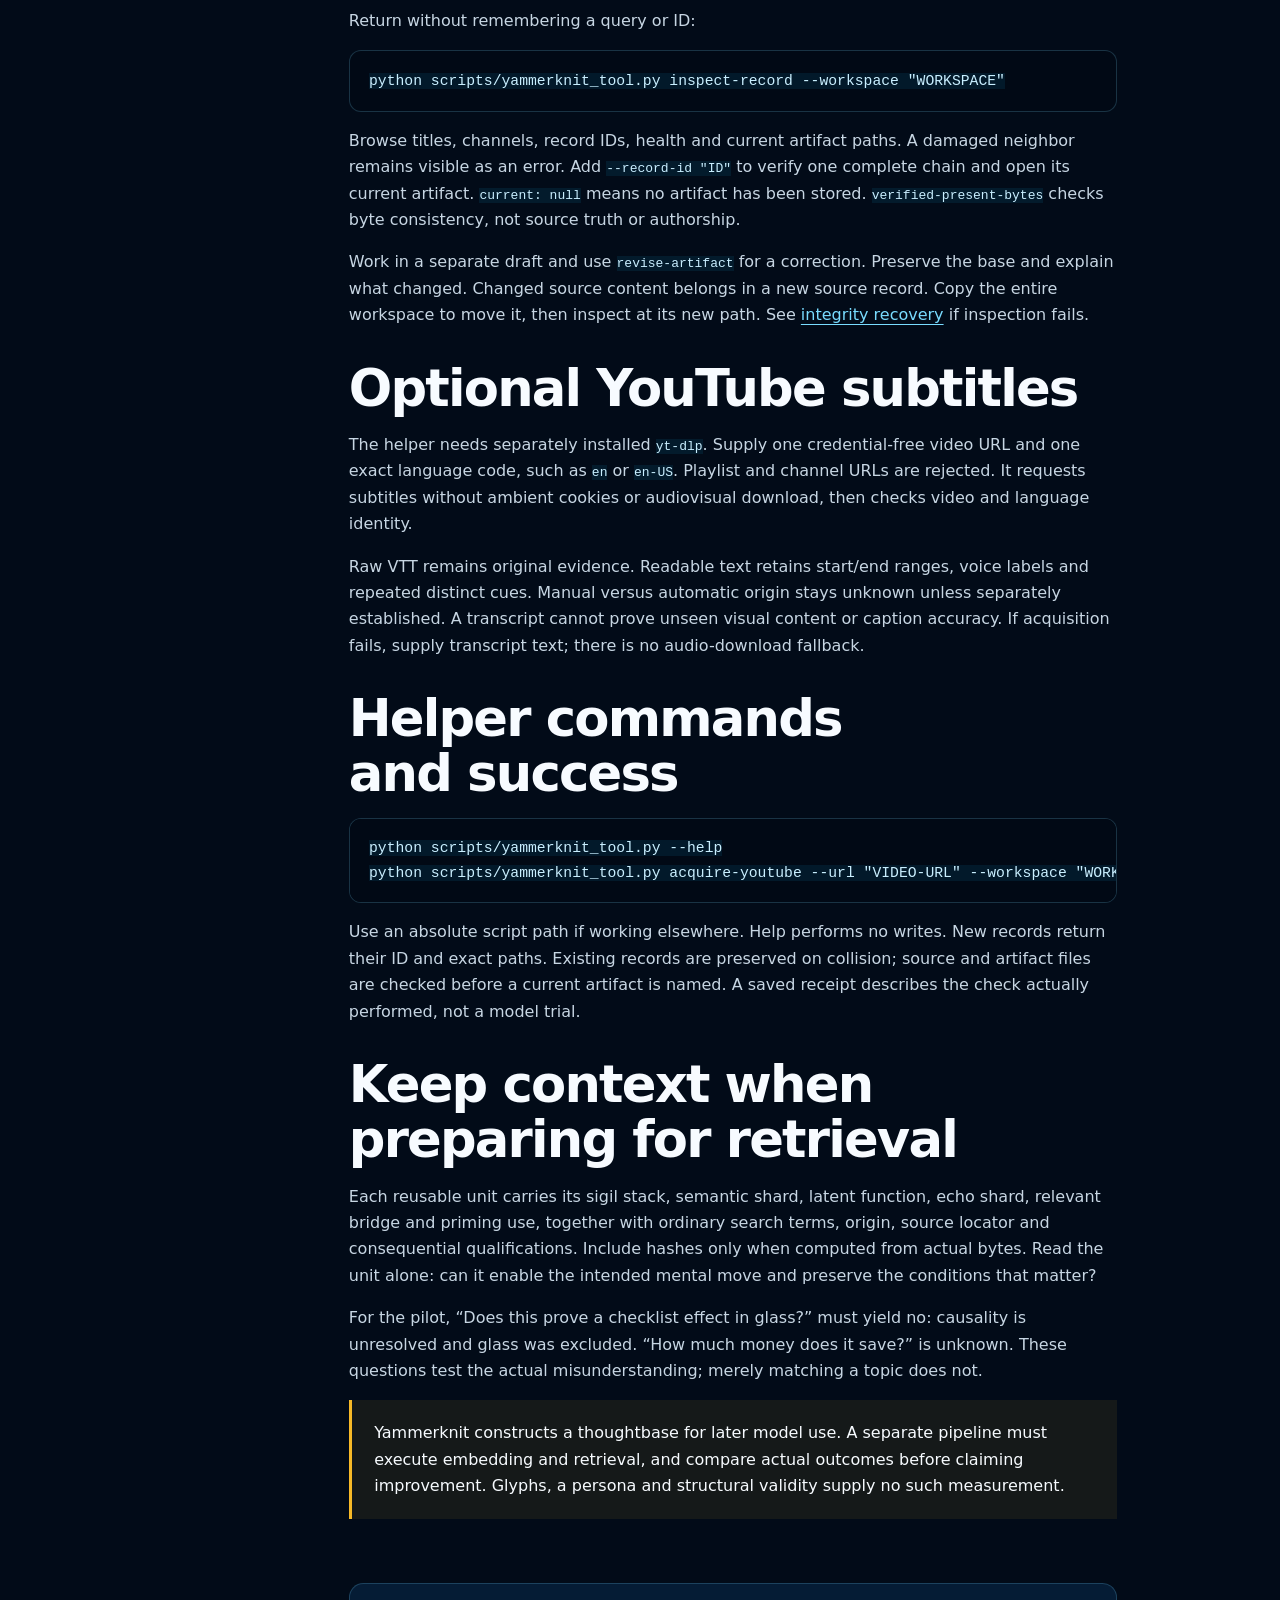
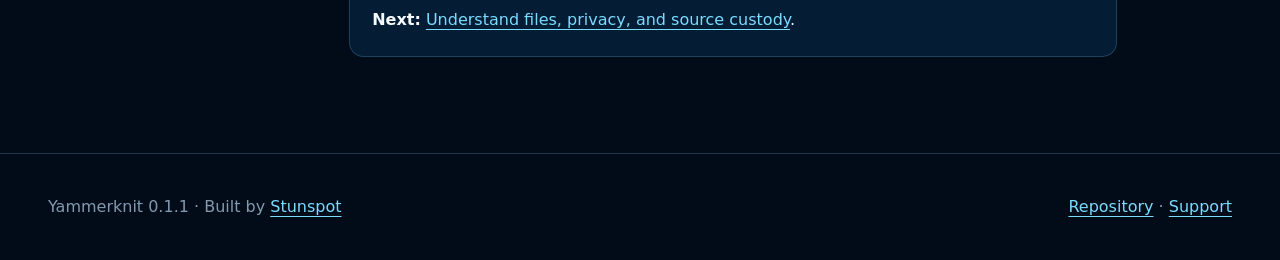
<file: docs/use.html>
<!doctype html>
<html lang="en">
<head>
  <meta charset="utf-8"><meta name="viewport" content="width=device-width, initial-scale=1">
  <title>Use Yammerknit</title>
  <meta name="description" content="Create, inspect, repair, and preserve Yammerknits.">
  <link rel="canonical" href="https://stunspot.github.io/yammerknit/use.html">
  <meta property="og:type" content="article"><meta property="og:title" content="Use Yammerknit"><meta property="og:description" content="Create, inspect, repair, and preserve retrieval-ready semantic meshes."><meta property="og:url" content="https://stunspot.github.io/yammerknit/use.html"><meta property="og:image" content="https://stunspot.github.io/yammerknit/assets/yammerknit-sharecard.png"><meta property="og:image:alt" content="Yammerknit, a Stunspot Augment."><meta name="twitter:card" content="summary_large_image"><meta name="theme-color" content="#041326">
  <link rel="icon" href="assets/stunspot-icon.png"><link rel="stylesheet" href="assets/styles.css">
</head>
<body>
  <a class="skip-link" href="#main">Skip to main content</a>
  <header class="site-header"><nav class="nav-shell" aria-label="Primary navigation"><a class="brand" href="./"><img src="assets/stunspot-icon.png" alt="">Yammerknit</a><ul class="nav-links"><li><a href="get-started.html">Get started</a></li><li><a href="use.html" aria-current="page">Use it</a></li><li><a href="data.html">Your data</a></li><li><a href="troubleshooting.html">Troubleshoot</a></li><li><a href="validation.html">Evidence</a></li><li class="download-nav"><a class="button" href="https://github.com/Stunspot/yammerknit/raw/refs/heads/main/release/current/Yammerknit-v0.1.1.zip">Download 0.1.1</a></li></ul></nav></header>
  <main id="main" class="shell">
    <header class="doc-hero"><p class="eyebrow">Working guide</p><h1>Use Yammerknit</h1><p class="lede">Talk to the agent normally. Name a workspace only when you want durable source and revision records.</p></header>
    <div class="doc-layout">
      <nav class="toc" aria-label="On this page"><p>On this page</p><ul><li><a href="#create">Create</a></li><li><a href="#save">Save a record</a></li><li><a href="#inspect">Browse and return</a></li><li><a href="#youtube">YouTube subtitles</a></li><li><a href="#helpers">Helper configuration</a></li><li><a href="#rag">Vector RAG boundary</a></li></ul></nav>
      <article class="prose">
        <section id="create"><h2>Create: a thoughtbase in use</h2><p>Build reusable cognitive architecture from the source. This example turns a workshop memo into three connected mental moves: examine the field around an intervention, distinguish an idea from its warrant, and trace repeated messages to their evidence.</p><details><summary>Read the fictional source</summary><pre><code># Cooling checklist pilot — fictional teaching source

P1. This invented memo exists only to teach faithful extraction. No real organization, study or performance result is represented.

P2. During the first week, the workshop recorded 15 damaged units among 100 inspected units. During the second week, after introducing a cooling checklist, it recorded 12 damaged units among 100 inspected units. These were different batches, not repeated measurements of the same units.

P3. The second week also used a new supplier and fewer novice operators. There was no control group or randomized assignment. The memo cannot identify which change caused the difference.

P4. The difference is 3 percentage points in observed damage rate (15% to 12%), or a 20% relative reduction from the first week&#x27;s rate. The memo does not provide uncertainty estimates or evidence of a sustained effect.

P5. The checklist is a candidate for a controlled follow-up, not an approved universal instruction. In the workshop&#x27;s stated procedure, fragile glass units must not be cooled using this checklist until the separate glass protocol has been reviewed. The pilot used metal units only.

P6. A manager&#x27;s slide repeats the same 15-to-12 comparison from this memo. The slide is not a second study. The memo contains no evidence about costs, other workshops or long-term failure rates.
</code></pre></details><details><summary>Read the complete thoughtbase</summary><pre><code>````markdown
# N-A - Fictional Workshop - Cooling Checklist Pilot

Post Date: N/A
Channel: Fictional Workshop
Title: Cooling checklist pilot — fictional teaching source
URL: N/A
Views: N/A
Desc: Authored teaching fixture. No real experiment, model trial or measured retrieval gain. Source: pilot-source.txt; original SHA-256 7913bec2bd425d7d45e3a932b0ffeacee026af78162dfcdae08b4b232c1dae47.

## Executive Insight Terrain

The workshop&#x27;s apparent improvement sits inside a moving system: its checklist, supplier and operator mix changed together. The source reports 15 damaged metal units out of 100, then 12 out of 100 in a different batch; the 3-percentage-point difference is a 20% relative reduction, with no identified cause or sustained-effect estimate. The reusable pivot is from celebrating a visible lever to examining the surrounding field of change. A second pivot separates an idea&#x27;s movement from the movement of its warrant: a metal-unit pilot cannot carry permission into glass handling. A third distinguishes a message&#x27;s growing audience from its independent evidential support. Together these nodes turn “should we adopt this?” into three connected inquiries: what changed, where does it apply, and how many independent origins support it? Their cross-domain reach is proposed reasoning, not additional workshop evidence.

Bridge Highlight: ⟨🔀📉🔎⟩ ⇄ ⟨🧭🚧🔑⟩ turns a promising local observation into a bounded next experiment.
Bridge Highlight: ⟨📣🔁🧾⟩ ⇄ ⟨🔀📉🔎⟩ reveals how repeated narration can conceal unresolved causality.
Bridge Highlight: ⟨📣🔁🧾⟩ ⇄ ⟨🧭🚧🔑⟩ separates organizational momentum from permission to generalize.

## Insight Clusters

### Cluster 1: The lever moves inside a moving field

Cluster Title: The lever moves inside a moving field
Sigil Stack: ⟨🔀📉🔎⟩
Semantic Shard: When an outcome and several conditions move together, the visible intervention is a candidate explanation among a changing field, not an isolated cause.
Timestamp / Anchor: pilot-source.txt P2–P4; source paraphrase and authored generalization.
Formatted Payload:

Checklist introduced + supplier changed + novice share reduced → observed metal-unit damage 15/100 → 12/100.
The source supplies a difference, not a decomposition of that difference.
Reframe: “Did the checklist work?” → “Which comparison would separate these moving conditions?”
Keep: different batches, no control group or randomized assignment, no uncertainty or sustained-effect estimate.

Latent Function Summary: Decompose an apparent single-lever success into competing explanations and a discriminating comparison.
Cognitive Effect: Shifts attention from the salient intervention to covarying context; converts premature attribution into experiment design.
RAG Echo Shard: The lever moves inside a moving field; simultaneous change hides causal ownership.
Echo Vector Field: confounding; organizational change; product rollout; system identification; attribution under drift.
Priming Worthiness: Seed when a new policy, feature or habit receives credit while its surrounding population or environment also changed.

### Cluster 2: An idea travels farther than its warrant

Cluster Title: An idea travels farther than its warrant
Sigil Stack: ⟨🧭🚧🔑⟩
Semantic Shard: Carry a useful idea into a new setting with the conditions of its warrant; conceptual portability does not transport operational permission.
Timestamp / Anchor: pilot-source.txt P5; source exception plus proposed transfer.
Formatted Payload:

Metal-unit pilot → candidate for controlled follow-up.
Glass units → explicitly excluded until a separate glass protocol is reviewed.
Transfer operator: preserve the idea, expose the changed boundary, identify the missing basis for use.
A bridge invites a question; it does not certify that the far bank can support the same load.

Latent Function Summary: Separate reusable insight from authorization, applicability and evidence so exploration can continue without silently expanding a claim.
Cognitive Effect: Replaces all-or-nothing adoption with bounded transfer and a concrete next condition.
RAG Echo Shard: An idea can cross a boundary before its warrant does; move the question, then rebuild the permission.
Echo Vector Field: domain shift; tool affordance; jurisdiction; transfer learning; staged adoption.
Priming Worthiness: Seed when an analogy is fruitful but the new population, material, institution or objective changes what can be concluded.

### Cluster 3: Many mouths can share one witness

Cluster Title: Many mouths can share one witness
Sigil Stack: ⟨📣🔁🧾⟩
Semantic Shard: A claim may gain reach through repetition while its evidential ancestry remains a single origin.
Timestamp / Anchor: pilot-source.txt P6; source fact and authored structural analogy.
Formatted Payload:

Memo → manager&#x27;s slide: two presentations, one observation lineage.
Reach can multiply; independent support has not multiplied.
Trace the branching story back to its roots before counting its leaves as witnesses.
The source has no cost, other-workshop or long-term failure evidence.

Latent Function Summary: Collapse duplicate evidence to its origin while preserving the separate social effect of repetition.
Cognitive Effect: Distinguishes confidence produced by circulation from confidence warranted by independent observation.
RAG Echo Shard: Many mouths, one witness; message multiplicity can mask evidence singularity.
Echo Vector Field: citation cascades; rumor; social proof; duplicated benchmarks; institutional memory.
Priming Worthiness: Seed when several reports agree unusually well or a proposal feels established because it appears everywhere.

## Relational Mesh

The lever moves inside a moving field ⇄ An idea travels farther than its warrant
Bridge Type: Asymmetry
Effect: Authored inference — causal uncertainty concerns why the metal result changed; the glass boundary concerns where action is justified. Solving one does not automatically solve the other.
Strategic Value: Design a follow-up that separates causes and evaluates applicability, instead of treating a successful metal replication as glass approval.

Many mouths can share one witness ⇄ The lever moves inside a moving field
Bridge Type: Recursive
Effect: Authored inference — repeating the same success account can strengthen belief in the salient intervention without removing any confounder.
Strategic Value: Before adding another presentation, seek a comparison that contributes genuinely new evidence.

Many mouths can share one witness ⇄ An idea travels farther than its warrant
Bridge Type: Drift
Effect: Proposed transfer — as a result circulates, its scope conditions may fall away and a candidate can begin to sound like a universal instruction. The memo does not establish that this drift actually occurred.
Strategic Value: Carry the limiting condition with the portable seed and inspect the original before converting repetition into permission.

## Prompt Seeding Kit

- Which simultaneous changes prevent assigning the observed difference to the checklist, and what comparison would distinguish them?
- Compose ⟨🔀📉🔎⟩ with ⟨📣🔁🧾⟩: separate an intervention&#x27;s apparent success from both changing context and repeated accounts of the same observation.
- Carry ⟨🧭🚧🔑⟩ into a proposed new use: identify what transfers, which condition changes, and the smallest inquiry that would justify the next action.
- Proposed transfer to a product rollout: conversion rises after a redesign while the traffic mix changes, and three internal decks reuse the same dashboard. Build competing explanations, collapse duplicate evidence, and define a bounded comparison before extending to a different customer segment. The workshop source supplies the reasoning pattern, not facts about that website.
- Return to the source: does any node establish checklist benefit for glass, monetary savings or long-term performance? Preserve those unanswered questions.

## Sigil Lexicon

- ⟨🔀📉🔎⟩ — latent gravitational intent: pull an attractive improvement narrative toward interacting changes and discriminating inquiry; ordered motion from shifting context through observed outcome to investigation.
- ⟨🧭🚧🔑⟩ — latent gravitational intent: carry exploration toward a boundary and the condition that opens it; preserve curiosity while distinguishing portability from permission.
- ⟨📣🔁🧾⟩ — latent gravitational intent: follow amplification through repetition back to evidential ancestry; distinguish social momentum from independent support.

Cross-transcript recurrence: none established in this single-source teaching artifact. Preserve these stacks when an actual later source expresses the same relation; record differences instead of assigning a stack by topic alone.
````
</code></pre></details><h3>Think with the mesh</h3><p>Try an invented service-team problem: a new script launches while the pilot receives easier tickets; three decks repeat the resulting dashboard, and a specialist queue is next. Use the first cluster to separate script and ticket-mix effects, the third to collapse duplicate evidence, and the second to identify the changed applicability boundary. Their bridges suggest a comparable-ticket trial and a separate check for the specialist queue.</p><p>This is an authored demonstration of transfer, not an executed model or retrieval trial. The source still does not establish a checklist effect in glass, savings or long-term performance. In the kit, open <code>examples/README.md</code> within the complete skill folder to save, revise and return to the thoughtbase.</p><p>For your own source, ask: “Build a Yammerknit thoughtbase from this material. Follow conceptual gravity, construct the keystone bridges and seed new reasoning.” Include your intended use if known. Supply actual content when a URL cannot be read.</p></section>
        <section id="save"><h2>Save a record</h2><p>With Python 3.10 or later, run these one-line commands from the complete skill folder. Use a workspace outside the installation:</p><pre><code>python scripts/yammerknit_tool.py init-record --source &quot;SOURCE.txt&quot; --workspace &quot;WORKSPACE&quot; --title &quot;Source title&quot;
python scripts/yammerknit_tool.py validate --artifact &quot;DRAFT.md&quot;
python scripts/yammerknit_tool.py store-artifact --artifact &quot;DRAFT.md&quot; --workspace &quot;WORKSPACE&quot; --record-id &quot;RETURNED-ID&quot;</code></pre><p>Copy the ID returned by the first command. Source preservation is not artifact creation. A structural pass is not a source-fidelity review. Open the original locators and compare the consequential claims before reuse.</p></section>
        <section id="inspect"><h2>Browse, return and revise</h2><p>Return without remembering a query or ID:</p><pre><code>python scripts/yammerknit_tool.py inspect-record --workspace &quot;WORKSPACE&quot;</code></pre><p>Browse titles, channels, record IDs, health and current artifact paths. A damaged neighbor remains visible as an error. Add <code>--record-id "ID"</code> to verify one complete chain and open its current artifact. <code>current: null</code> means no artifact has been stored. <code>verified-present-bytes</code> checks byte consistency, not source truth or authorship.</p><p>Work in a separate draft and use <code>revise-artifact</code> for a correction. Preserve the base and explain what changed. Changed source content belongs in a new source record. Copy the entire workspace to move it, then inspect at its new path. See <a href="troubleshooting.html#paths">integrity recovery</a> if inspection fails.</p></section>
        <section id="youtube"><h2>Optional YouTube subtitles</h2><p>The helper needs separately installed <code>yt-dlp</code>. Supply one credential-free video URL and one exact language code, such as <code>en</code> or <code>en-US</code>. Playlist and channel URLs are rejected. It requests subtitles without ambient cookies or audiovisual download, then checks video and language identity.</p><p>Raw VTT remains original evidence. Readable text retains start/end ranges, voice labels and repeated distinct cues. Manual versus automatic origin stays unknown unless separately established. A transcript cannot prove unseen visual content or caption accuracy. If acquisition fails, supply transcript text; there is no audio-download fallback.</p></section>
        <section id="helpers"><h2>Helper commands and success</h2><pre><code>python scripts/yammerknit_tool.py --help
python scripts/yammerknit_tool.py acquire-youtube --url &quot;VIDEO-URL&quot; --workspace &quot;WORKSPACE&quot; --languages &quot;en&quot;</code></pre><p>Use an absolute script path if working elsewhere. Help performs no writes. New records return their ID and exact paths. Existing records are preserved on collision; source and artifact files are checked before a current artifact is named. A saved receipt describes the check actually performed, not a model trial.</p></section><section id="rag"><h2>Keep context when preparing for retrieval</h2><p>Each reusable unit carries its sigil stack, semantic shard, latent function, echo shard, relevant bridge and priming use, together with ordinary search terms, origin, source locator and consequential qualifications. Include hashes only when computed from actual bytes. Read the unit alone: can it enable the intended mental move and preserve the conditions that matter?</p><p>For the pilot, “Does this prove a checklist effect in glass?” must yield no: causality is unresolved and glass was excluded. “How much money does it save?” is unknown. These questions test the actual misunderstanding; merely matching a topic does not.</p><div class="callout">Yammerknit constructs a thoughtbase for later model use. A separate pipeline must execute embedding and retrieval, and compare actual outcomes before claiming improvement. Glyphs, a persona and structural validity supply no such measurement.</div></section>
        <nav class="next" aria-label="Next step"><strong>Next:</strong> <a href="data.html">Understand files, privacy, and source custody</a>.</nav>
      </article>
    </div>
  </main>
  <footer class="site-footer"><div class="shell footer-inner"><p>Yammerknit 0.1.1 · Built by <a href="https://stunspot.com/">Stunspot</a></p><p><a href="https://github.com/Stunspot/yammerknit">Repository</a> · <a href="https://github.com/Stunspot/yammerknit/blob/main/SUPPORT.md">Support</a></p></div></footer>
</body>
</html>
</file>
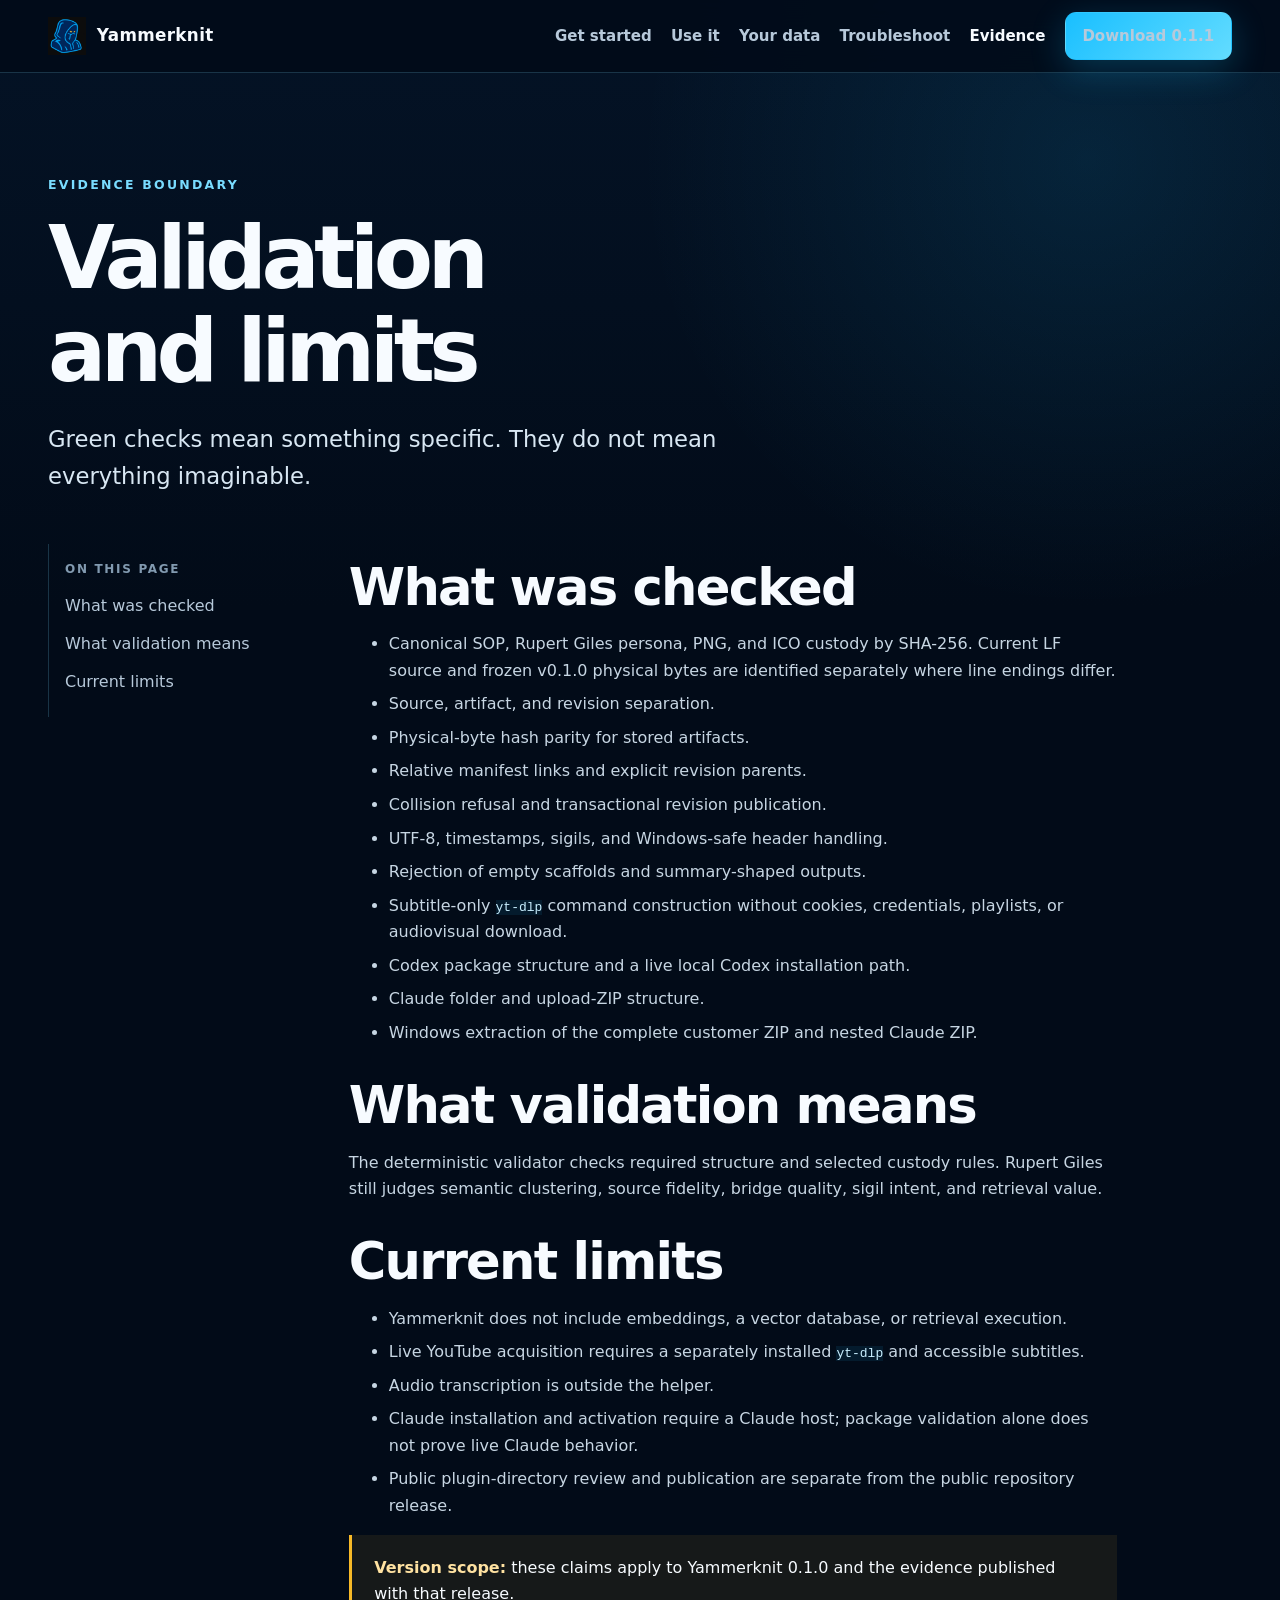
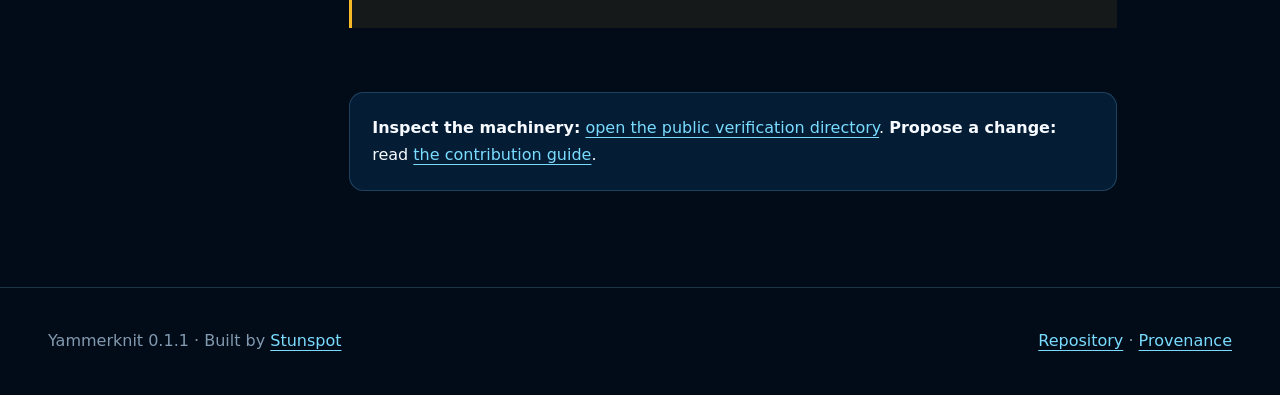
<file: docs/validation.html>
<!doctype html>
<html lang="en">
<head>
  <meta charset="utf-8"><meta name="viewport" content="width=device-width, initial-scale=1">
  <title>Yammerknit validation and limits</title>
  <meta name="description" content="What Yammerknit 0.1.0 verifies, what its validator means, and what remains untested.">
  <link rel="canonical" href="https://stunspot.github.io/yammerknit/validation.html">
  <meta property="og:type" content="article"><meta property="og:title" content="Yammerknit validation and limits"><meta property="og:description" content="The evidence boundary for Yammerknit 0.1.0."><meta property="og:url" content="https://stunspot.github.io/yammerknit/validation.html"><meta property="og:image" content="https://stunspot.github.io/yammerknit/assets/yammerknit-sharecard.png"><meta property="og:image:alt" content="Yammerknit, a Stunspot Augment."><meta name="twitter:card" content="summary_large_image"><meta name="theme-color" content="#041326">
  <link rel="icon" href="assets/stunspot-icon.png"><link rel="stylesheet" href="assets/styles.css">
</head>
<body>
  <a class="skip-link" href="#main">Skip to main content</a>
  <header class="site-header"><nav class="nav-shell" aria-label="Primary navigation"><a class="brand" href="./"><img src="assets/stunspot-icon.png" alt="">Yammerknit</a><ul class="nav-links"><li><a href="get-started.html">Get started</a></li><li><a href="use.html">Use it</a></li><li><a href="data.html">Your data</a></li><li><a href="troubleshooting.html">Troubleshoot</a></li><li><a href="validation.html" aria-current="page">Evidence</a></li><li class="download-nav"><a class="button" href="https://github.com/Stunspot/yammerknit/raw/refs/heads/main/release/current/Yammerknit-v0.1.1.zip">Download 0.1.1</a></li></ul></nav></header>
  <main id="main" class="shell">
    <header class="doc-hero"><p class="eyebrow">Evidence boundary</p><h1>Validation and limits</h1><p class="lede">Green checks mean something specific. They do not mean everything imaginable.</p></header>
    <div class="doc-layout">
      <nav class="toc" aria-label="On this page"><p>On this page</p><ul><li><a href="#checked">What was checked</a></li><li><a href="#meaning">What validation means</a></li><li><a href="#limits">Current limits</a></li></ul></nav>
      <article class="prose">
        <section id="checked"><h2>What was checked</h2><ul><li>Canonical SOP, Rupert Giles persona, PNG, and ICO custody by SHA-256. Current LF source and frozen v0.1.0 physical bytes are identified separately where line endings differ.</li><li>Source, artifact, and revision separation.</li><li>Physical-byte hash parity for stored artifacts.</li><li>Relative manifest links and explicit revision parents.</li><li>Collision refusal and transactional revision publication.</li><li>UTF-8, timestamps, sigils, and Windows-safe header handling.</li><li>Rejection of empty scaffolds and summary-shaped outputs.</li><li>Subtitle-only <code>yt-dlp</code> command construction without cookies, credentials, playlists, or audiovisual download.</li><li>Codex package structure and a live local Codex installation path.</li><li>Claude folder and upload-ZIP structure.</li><li>Windows extraction of the complete customer ZIP and nested Claude ZIP.</li></ul></section>
        <section id="meaning"><h2>What validation means</h2><p>The deterministic validator checks required structure and selected custody rules. Rupert Giles still judges semantic clustering, source fidelity, bridge quality, sigil intent, and retrieval value.</p></section>
        <section id="limits"><h2>Current limits</h2><ul><li>Yammerknit does not include embeddings, a vector database, or retrieval execution.</li><li>Live YouTube acquisition requires a separately installed <code>yt-dlp</code> and accessible subtitles.</li><li>Audio transcription is outside the helper.</li><li>Claude installation and activation require a Claude host; package validation alone does not prove live Claude behavior.</li><li>Public plugin-directory review and publication are separate from the public repository release.</li></ul><div class="callout"><strong>Version scope:</strong> these claims apply to Yammerknit 0.1.0 and the evidence published with that release.</div></section>
        <nav class="next" aria-label="Evidence and contribution"><strong>Inspect the machinery:</strong> <a href="https://github.com/Stunspot/yammerknit/tree/main/verification">open the public verification directory</a>. <strong>Propose a change:</strong> read <a href="https://github.com/Stunspot/yammerknit/blob/main/CONTRIBUTING.md">the contribution guide</a>.</nav>
      </article>
    </div>
  </main>
  <footer class="site-footer"><div class="shell footer-inner"><p>Yammerknit 0.1.1 · Built by <a href="https://stunspot.com/">Stunspot</a></p><p><a href="https://github.com/Stunspot/yammerknit">Repository</a> · <a href="https://github.com/Stunspot/yammerknit/blob/main/PROVENANCE.md">Provenance</a></p></div></footer>
</body>
</html>
</file>
<file: docs/assets/styles.css>
:root {
  color-scheme: dark;
  --ink: #f7fbff;
  --muted: #b7c9da;
  --quiet: #829ab0;
  --navy-950: #020b18;
  --navy-900: #041326;
  --navy-800: #082342;
  --cyan: #19bfff;
  --cyan-soft: #79dcff;
  --amber: #f7b927;
  --line: rgba(121, 220, 255, 0.2);
  --panel: rgba(8, 35, 66, 0.72);
  --shadow: 0 24px 70px rgba(0, 0, 0, 0.36);
  --max: 74rem;
}

* { box-sizing: border-box; }
html { scroll-behavior: smooth; background: var(--navy-950); }
body {
  margin: 0;
  min-width: 18rem;
  color: var(--ink);
  background:
    radial-gradient(circle at 85% 8%, rgba(25, 191, 255, 0.11), transparent 28rem),
    linear-gradient(180deg, var(--navy-900), var(--navy-950) 38rem);
  font-family: Inter, ui-sans-serif, system-ui, -apple-system, BlinkMacSystemFont, "Segoe UI", sans-serif;
  line-height: 1.65;
}
body::before {
  position: fixed;
  inset: 0;
  z-index: -1;
  content: "";
  pointer-events: none;
  opacity: 0.12;
  background-image:
    linear-gradient(rgba(121, 220, 255, 0.08) 1px, transparent 1px),
    linear-gradient(90deg, rgba(121, 220, 255, 0.08) 1px, transparent 1px);
  background-size: 4rem 4rem;
  mask-image: linear-gradient(to bottom, black, transparent 75%);
}
a { color: var(--cyan-soft); text-underline-offset: 0.22em; text-decoration-thickness: 0.08em; }
a:hover { color: #fff; }
a:focus-visible, button:focus-visible { outline: 0.2rem solid var(--amber); outline-offset: 0.25rem; border-radius: 0.2rem; }
img { max-width: 100%; height: auto; }
.skip-link {
  position: fixed; top: 0.75rem; left: 0.75rem; z-index: 20;
  padding: 0.7rem 1rem; color: var(--navy-950); background: var(--amber);
  font-weight: 800; transform: translateY(-180%);
}
.skip-link:focus { transform: translateY(0); }
.site-header {
  position: sticky; top: 0; z-index: 10;
  border-bottom: 1px solid var(--line);
  background: rgba(2, 11, 24, 0.88);
  backdrop-filter: blur(18px);
}
.nav-shell, .shell { width: min(calc(100% - 2rem), var(--max)); margin-inline: auto; }
.nav-shell { display: flex; align-items: center; justify-content: space-between; min-height: 4.5rem; gap: 1.5rem; }
.brand {
  display: inline-flex; align-items: center; gap: 0.7rem;
  color: var(--ink); font-size: 1.05rem; font-weight: 800;
  letter-spacing: 0.02em; text-decoration: none;
}
.brand img { width: 2.35rem; height: 2.35rem; object-fit: contain; }
.nav-links {
  display: flex; align-items: center; flex-wrap: wrap; gap: 0.25rem 1.2rem;
  margin: 0; padding: 0; list-style: none;
}
.nav-links a { color: var(--muted); font-size: 0.94rem; font-weight: 700; text-decoration: none; }
.nav-links a[aria-current="page"], .nav-links a:hover { color: var(--ink); }
.button, .button-secondary {
  display: inline-flex; align-items: center; justify-content: center;
  min-height: 3rem; padding: 0.65rem 1.05rem; border: 1px solid transparent;
  border-radius: 0.7rem; font-weight: 800; text-decoration: none;
}
.button {
  color: #00101d; background: linear-gradient(135deg, var(--cyan), #63dcff);
  box-shadow: 0 10px 35px rgba(25, 191, 255, 0.24);
}
.button:hover { color: #00101d; background: #a1eaff; }
.button-secondary { color: var(--ink); border-color: var(--line); background: rgba(8, 35, 66, 0.62); }
.button-secondary:hover { border-color: var(--cyan); color: var(--ink); }
.eyebrow {
  margin: 0 0 1rem; color: var(--cyan-soft); font-size: 0.78rem;
  font-weight: 850; letter-spacing: 0.18em; text-transform: uppercase;
}
.hero { position: relative; min-height: 42rem; overflow: hidden; border-bottom: 1px solid var(--line); }
.hero-art { position: absolute; inset: 0; width: 100%; height: 100%; object-fit: cover; object-position: center; opacity: 0.7; }
.hero::after {
  position: absolute; inset: 0; content: "";
  background:
    linear-gradient(90deg, rgba(2, 11, 24, 0.99) 0%, rgba(2, 11, 24, 0.93) 39%, rgba(2, 11, 24, 0.28) 72%, rgba(2, 11, 24, 0.48) 100%),
    linear-gradient(0deg, var(--navy-950), transparent 35%);
}
.hero-inner { position: relative; z-index: 1; display: grid; align-items: center; min-height: 42rem; padding-block: 5.5rem; }
.hero-copy { max-width: 43rem; }
h1, h2, h3 { line-height: 1.08; text-wrap: balance; }
h1 { margin: 0; font-size: clamp(3.5rem, 9vw, 7.8rem); letter-spacing: -0.065em; }
h2 { margin: 0 0 1rem; font-size: clamp(2rem, 4vw, 3.3rem); letter-spacing: -0.035em; }
h3 { margin: 0 0 0.6rem; font-size: 1.25rem; }
.lede { max-width: 42rem; margin: 1.4rem 0 0; color: #d8e7f3; font-size: clamp(1.13rem, 2.2vw, 1.42rem); }
.actions { display: flex; flex-wrap: wrap; gap: 0.8rem; margin-top: 2rem; }
.proof-strip {
  display: flex; flex-wrap: wrap; gap: 0.65rem 1.5rem; margin: 2rem 0 0;
  padding: 1.2rem 0 0; border-top: 1px solid var(--line);
  color: var(--muted); font-size: 0.92rem;
}
.proof-strip span::before { margin-right: 0.48rem; color: var(--amber); content: "◆"; font-size: 0.7em; }
.section { padding-block: clamp(4rem, 8vw, 7rem); }
.section-intro { max-width: 46rem; margin-bottom: 2.25rem; color: var(--muted); font-size: 1.08rem; }
.grid-3 { display: grid; grid-template-columns: repeat(3, 1fr); gap: 1rem; }
.card {
  padding: 1.5rem; border: 1px solid var(--line); border-radius: 1rem;
  background: linear-gradient(145deg, rgba(8, 35, 66, 0.78), rgba(4, 19, 38, 0.72));
  box-shadow: var(--shadow);
}
.card p { margin-bottom: 0; color: var(--muted); }
.step-number {
  display: grid; width: 2.25rem; height: 2.25rem; margin-bottom: 1rem;
  place-items: center; border-radius: 50%; color: var(--navy-950);
  background: var(--amber); font-weight: 900;
}
.mesh-band { border-block: 1px solid var(--line); background: rgba(8, 35, 66, 0.35); }
.split {
  display: grid; grid-template-columns: minmax(0, 1.05fr) minmax(18rem, 0.95fr);
  align-items: center; gap: clamp(2rem, 6vw, 5rem);
}
.visual-frame { overflow: hidden; border: 1px solid var(--line); border-radius: 1.15rem; box-shadow: var(--shadow); }
.visual-frame img { display: block; }
.callout { padding: 1.25rem 1.4rem; border-left: 0.22rem solid var(--amber); background: rgba(247, 185, 39, 0.08); }
.callout strong { color: #ffe2a1; }
.doc-hero { padding-block: clamp(4rem, 8vw, 7rem) 3rem; }
.doc-hero h1 { max-width: 54rem; font-size: clamp(2.8rem, 7vw, 5.4rem); }
.doc-layout {
  display: grid; grid-template-columns: 14rem minmax(0, 48rem);
  align-items: start; gap: clamp(2rem, 6vw, 5rem); padding-bottom: 6rem;
}
.toc { position: sticky; top: 6rem; padding: 1rem; border-left: 1px solid var(--line); }
.toc p { margin: 0 0 0.5rem; color: var(--quiet); font-size: 0.75rem; font-weight: 800; letter-spacing: 0.14em; text-transform: uppercase; }
.toc ul { margin: 0; padding: 0; list-style: none; }
.toc a { display: block; padding: 0.35rem 0; color: var(--muted); text-decoration: none; }
.prose h2 { margin-top: 3.5rem; padding-top: 1rem; }
.prose h2:first-child { margin-top: 0; }
.prose p, .prose li { color: #c7d6e3; }
.prose li + li { margin-top: 0.45rem; }
.prose code { color: #c9efff; background: rgba(25, 191, 255, 0.09); }
pre {
  overflow-x: auto; padding: 1.1rem 1.2rem; border: 1px solid var(--line);
  border-radius: 0.75rem; color: #e5f7ff; background: #010915; font-size: 0.92rem;
}
table { width: 100%; border-collapse: collapse; }
th, td { padding: 0.8rem; border-bottom: 1px solid var(--line); text-align: left; vertical-align: top; }
th { color: var(--ink); }
td { color: var(--muted); }
.next { margin-top: 4rem; padding: 1.4rem; border: 1px solid var(--line); border-radius: 0.9rem; background: var(--panel); }
.site-footer { padding-block: 2.5rem; border-top: 1px solid var(--line); color: var(--quiet); }
.footer-inner { display: flex; justify-content: space-between; flex-wrap: wrap; gap: 1rem 2rem; }
.footer-inner p { margin: 0; }
@media (max-width: 54rem) {
  .grid-3, .split, .doc-layout { grid-template-columns: 1fr; }
  .toc { position: static; border-left: 0; border-bottom: 1px solid var(--line); }
  .nav-shell { align-items: flex-start; padding-block: 0.8rem; }
  .nav-links { justify-content: flex-end; }
  .hero::after {
    background: linear-gradient(90deg, rgba(2, 11, 24, 0.97), rgba(2, 11, 24, 0.56)),
      linear-gradient(0deg, var(--navy-950), transparent 45%);
  }
}
@media (max-width: 38rem) {
  .nav-shell { display: block; }
  .nav-links { margin-top: 0.6rem; justify-content: flex-start; }
  .nav-links .download-nav { display: none; }
  .hero, .hero-inner { min-height: 38rem; }
  .proof-strip { display: grid; }
}
@media (prefers-reduced-motion: reduce) { html { scroll-behavior: auto; } }
</file>
